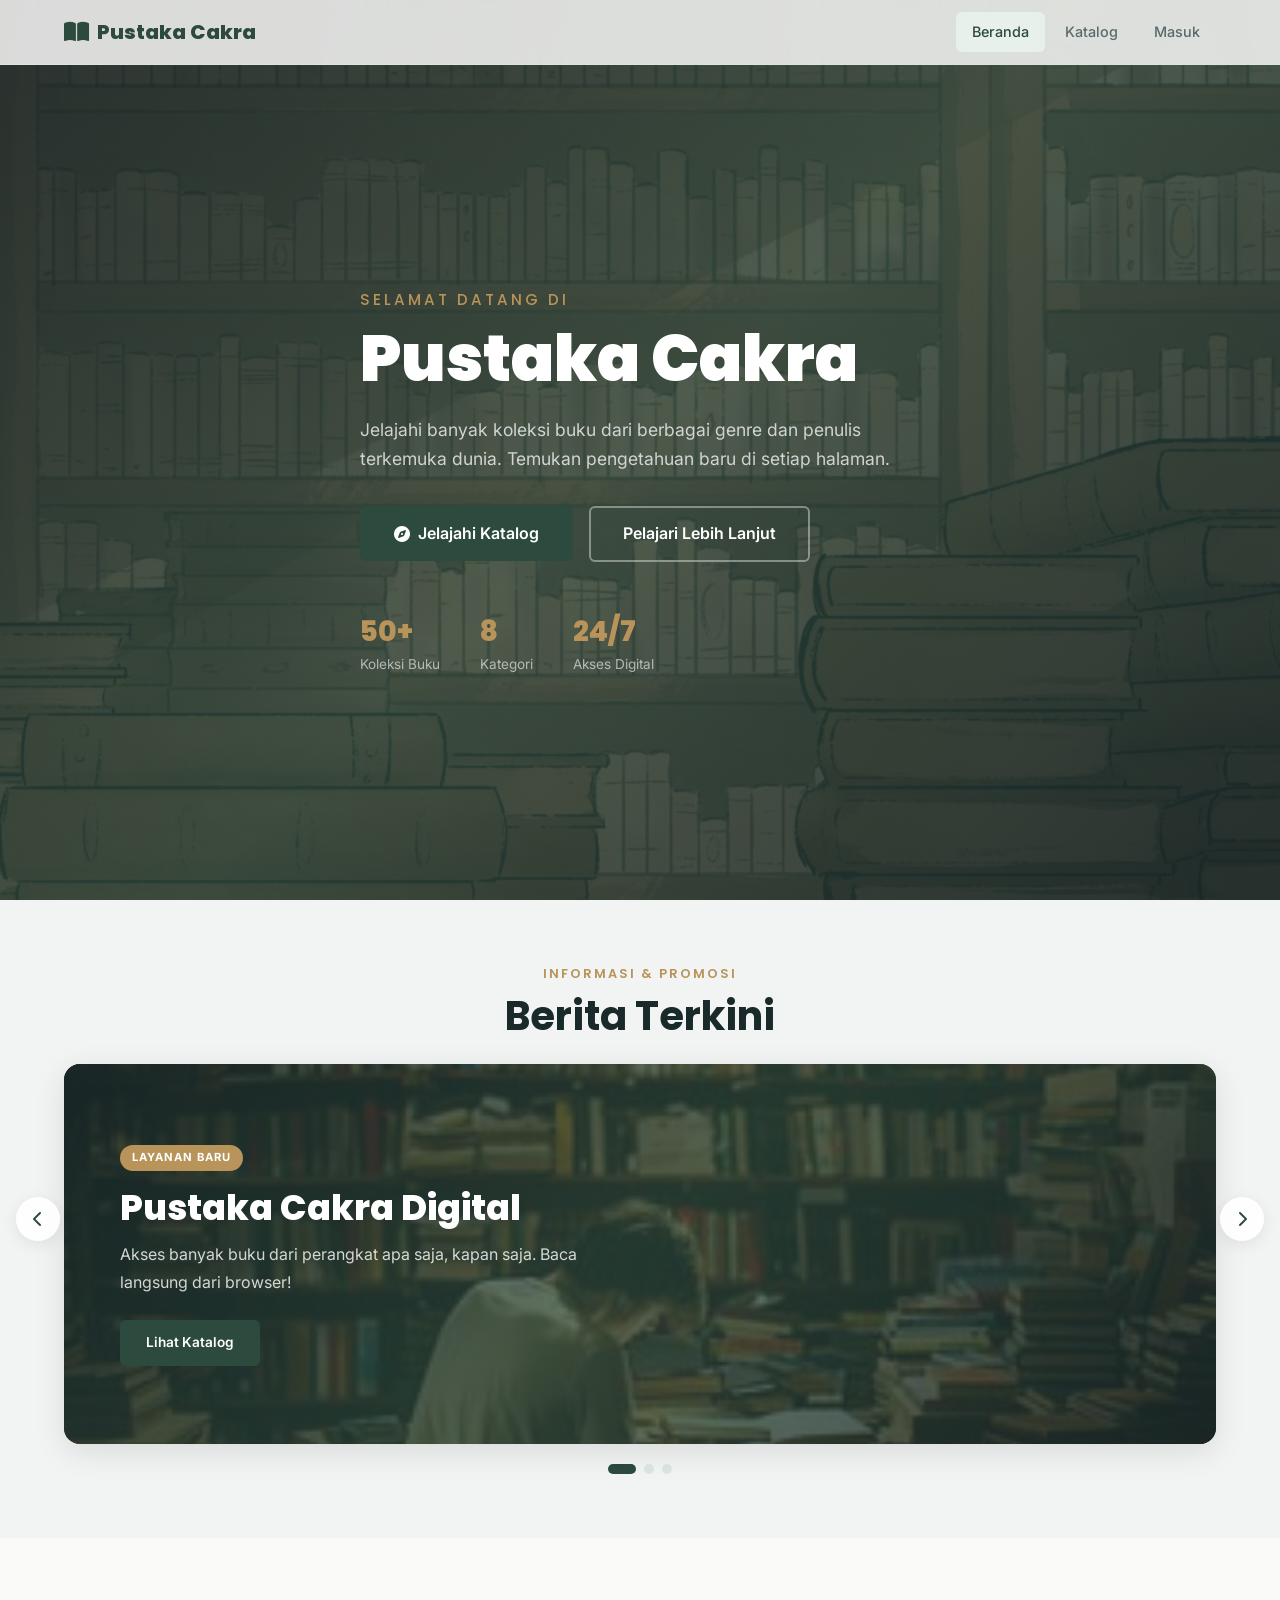
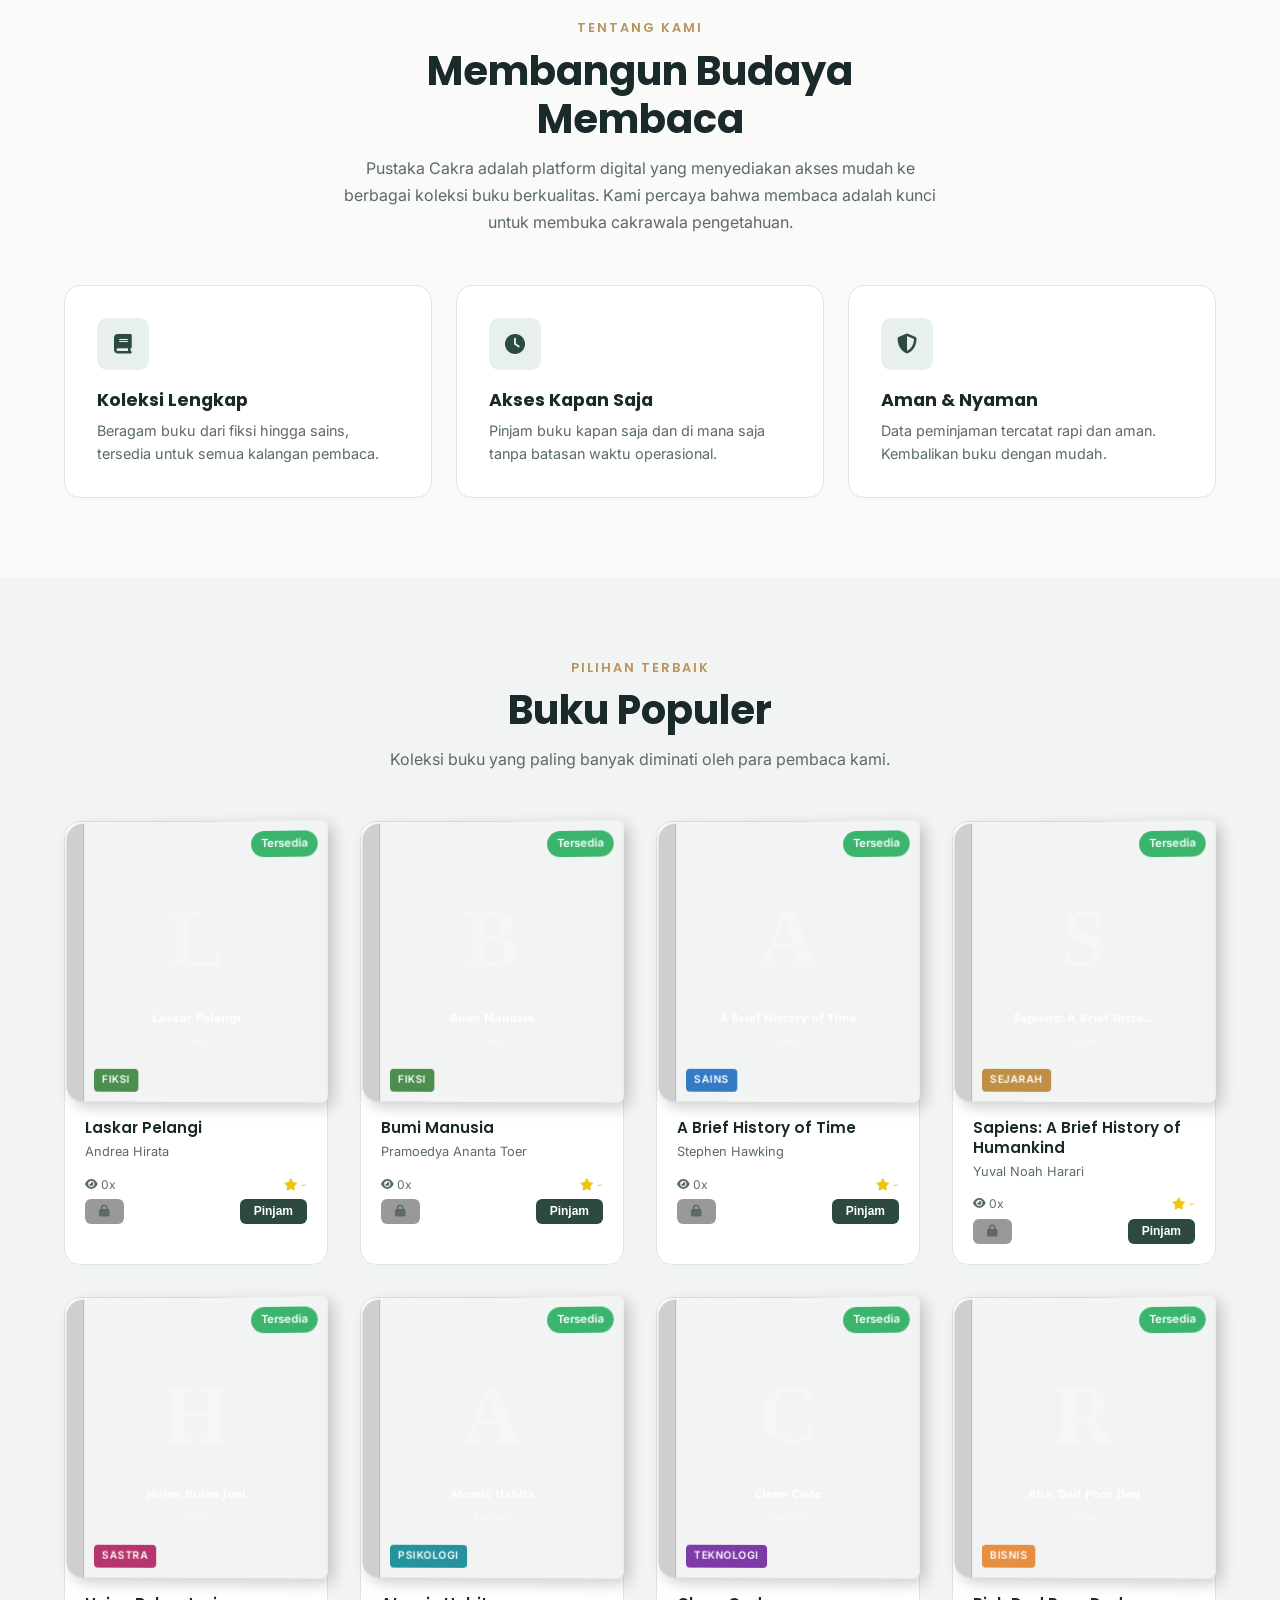
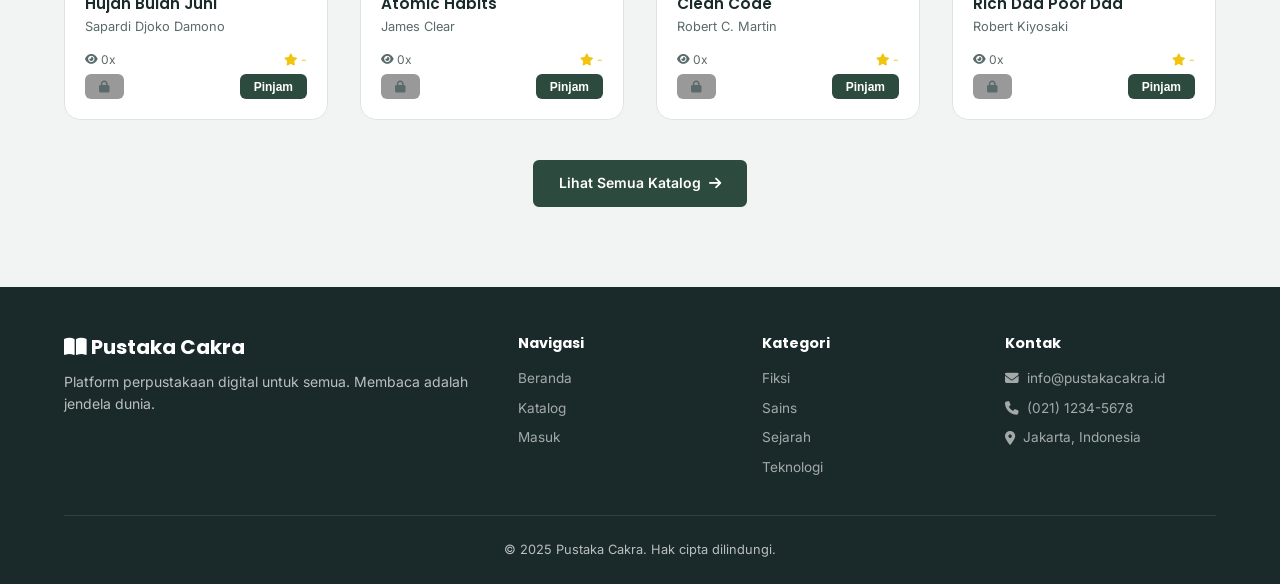
<file: index.html>
<!DOCTYPE html>
<html lang="id">
<head>
    <meta charset="UTF-8">
    <meta name="viewport" content="width=device-width, initial-scale=1.0">
    <title>Pustaka Cakra</title>
    <link rel="preconnect" href="https://fonts.googleapis.com">
    <link href="https://fonts.googleapis.com/css2?family=Poppins:wght@300;400;500;600;700;800;900&family=Inter:wght@300;400;500;600&display=swap" rel="stylesheet">
    <link rel="stylesheet" href="https://cdnjs.cloudflare.com/ajax/libs/font-awesome/6.5.1/css/all.min.css">
    <link rel="stylesheet" href="style.css">
</head>
<body data-page="home">

    <!-- Navbar -->
    <nav class="navbar" id="navbar">
        <div class="container nav-container">
            <a href="index.html" class="nav-brand">
                <i class="fa-solid fa-book-open"></i>
                <span>Pustaka Cakra</span>
            </a>
            <button class="nav-toggle" id="navToggle" aria-label="Menu">
                <span></span><span></span><span></span>
            </button>
            <div class="nav-menu" id="navMenu">
                <a href="index.html" class="nav-link active">Beranda</a>
                <a href="katalog.html" class="nav-link">Katalog</a>
                <div id="navAuth"></div>
            </div>
        </div>
    </nav>

    <!-- Hero Section -->
    <section class="hero">
        <div class="hero-overlay"></div>
        <div class="hero-bg"></div>
        <div class="container hero-content">
            <p class="hero-subtitle">Selamat Datang di</p>
            <h1 class="hero-title">Pustaka Cakra</h1>
            <p class="hero-desc">Jelajahi banyak koleksi buku dari berbagai genre dan penulis terkemuka dunia. Temukan pengetahuan baru di setiap halaman.</p>
            <div class="hero-actions">
                <a href="katalog.html" class="btn btn-primary btn-lg" onclick="sfx.click()">
                    <i class="fa-solid fa-compass"></i> Jelajahi Katalog
                </a>
                <a href="#about" class="btn btn-outline btn-lg" onclick="sfx.click()">
                    Pelajari Lebih Lanjut
                </a>
            </div>
            <div class="hero-stats">
                <div class="hero-stat">
                    <span class="hero-stat-num">50+</span>
                    <span class="hero-stat-label">Koleksi Buku</span>
                </div>
                <div class="hero-stat">
                    <span class="hero-stat-num">8</span>
                    <span class="hero-stat-label">Kategori</span>
                </div>
                <div class="hero-stat">
                    <span class="hero-stat-num">24/7</span>
                    <span class="hero-stat-label">Akses Digital</span>
                </div>
            </div>
        </div>
    </section>

    <!-- Banner Slider / Papan Iklan -->
    <section class="banner-section" id="bannerSection">
        <div class="container">
            <div class="section-header" style="margin-bottom:1.5rem;">
                <p class="section-label">Informasi & Promosi</p>
                <h2 class="section-title">Berita Terkini</h2>
            </div>
            <div class="banner-slider" id="bannerSlider"></div>
            <button class="banner-nav banner-prev" id="bannerPrev" aria-label="Slide Sebelumnya">
                <i class="fa-solid fa-chevron-left"></i>
            </button>
            <button class="banner-nav banner-next" id="bannerNext" aria-label="Slide Selanjutnya">
                <i class="fa-solid fa-chevron-right"></i>
            </button>
            <div class="banner-dots" id="bannerDots"></div>
        </div>
    </section>

    <!-- About Section -->
    <section class="section" id="about">
        <div class="container">
            <div class="section-header">
                <p class="section-label">Tentang Kami</p>
                <h2 class="section-title">Membangun Budaya Membaca</h2>
                <p class="section-desc">Pustaka Cakra adalah platform digital yang menyediakan akses mudah ke berbagai koleksi buku berkualitas. Kami percaya bahwa membaca adalah kunci untuk membuka cakrawala pengetahuan.</p>
            </div>
            <div class="features-grid">
                <div class="feature-card" data-reveal>
                    <div class="feature-icon">
                        <i class="fa-solid fa-book"></i>
                    </div>
                    <h3>Koleksi Lengkap</h3>
                    <p>Beragam buku dari fiksi hingga sains, tersedia untuk semua kalangan pembaca.</p>
                </div>
                <div class="feature-card" data-reveal>
                    <div class="feature-icon">
                        <i class="fa-solid fa-clock"></i>
                    </div>
                    <h3>Akses Kapan Saja</h3>
                    <p>Pinjam buku kapan saja dan di mana saja tanpa batasan waktu operasional.</p>
                </div>
                <div class="feature-card" data-reveal>
                    <div class="feature-icon">
                        <i class="fa-solid fa-shield-halved"></i>
                    </div>
                    <h3>Aman & Nyaman</h3>
                    <p>Data peminjaman tercatat rapi dan aman. Kembalikan buku dengan mudah.</p>
                </div>
            </div>
        </div>
    </section>

    <!-- Popular Books Section -->
    <section class="section section-alt" id="popular">
        <div class="container">
            <div class="section-header">
                <p class="section-label">Pilihan Terbaik</p>
                <h2 class="section-title">Buku Populer</h2>
                <p class="section-desc">Koleksi buku yang paling banyak diminati oleh para pembaca kami.</p>
            </div>
            <div class="books-grid" id="popularBooks"></div>
            <div class="section-cta">
                <a href="katalog.html" class="btn btn-primary" onclick="sfx.click()">
                    Lihat Semua Katalog <i class="fa-solid fa-arrow-right"></i>
                </a>
            </div>
        </div>
    </section>

    <!-- Footer -->
    <footer class="footer">
        <div class="container">
            <div class="footer-grid">
                <div class="footer-brand">
                    <h3><i class="fa-solid fa-book-open"></i> Pustaka Cakra</h3>
                    <p>Platform perpustakaan digital untuk semua. Membaca adalah jendela dunia.</p>
                </div>
                <div class="footer-links">
                    <h4>Navigasi</h4>
                    <a href="index.html">Beranda</a>
                    <a href="katalog.html">Katalog</a>
                    <a href="login.html">Masuk</a>
                </div>
                <div class="footer-links">
                    <h4>Kategori</h4>
                    <a href="katalog.html?cat=Fiksi">Fiksi</a>
                    <a href="katalog.html?cat=Sains">Sains</a>
                    <a href="katalog.html?cat=Sejarah">Sejarah</a>
                    <a href="katalog.html?cat=Teknologi">Teknologi</a>
                </div>
                <div class="footer-links">
                    <h4>Kontak</h4>
                    <a href="#"><i class="fa-solid fa-envelope"></i> info@pustakacakra.id</a>
                    <a href="#"><i class="fa-solid fa-phone"></i> (021) 1234-5678</a>
                    <a href="#"><i class="fa-solid fa-location-dot"></i> Jakarta, Indonesia</a>
                </div>
            </div>
            <div class="footer-bottom">
                <p>&copy; 2025 Pustaka Cakra. Hak cipta dilindungi.</p>
            </div>
        </div>
    </footer>

    <!-- Toast Container -->
    <div class="toast-container" id="toastContainer"></div>

    <!-- Riwayat Modal -->
    <div class="modal-overlay" id="riwayatModal">
        <div class="modal-content modal-lg">
            <div class="modal-header">
                <h3><i class="fa-solid fa-clock-rotate-left"></i> Riwayat Peminjaman</h3>
                <button class="modal-close" onclick="closeModal('riwayatModal'); sfx.click();">&times;</button>
            </div>
            <div class="modal-body" id="riwayatBody"></div>
        </div>
    </div>

    <!-- Book Detail Modal -->
    <div class="modal-overlay" id="bookDetailModal">
        <div class="modal-content modal-lg">
            <div class="modal-header">
                <h3 id="detailTitle">Detail Buku</h3>
                <button class="modal-close" onclick="closeModal('bookDetailModal'); sfx.click();">&times;</button>
            </div>
            <div class="modal-body" id="bookDetailBody"></div>
        </div>
    </div>

    <script src="script.js"></script>
</body>
</html>
</file>
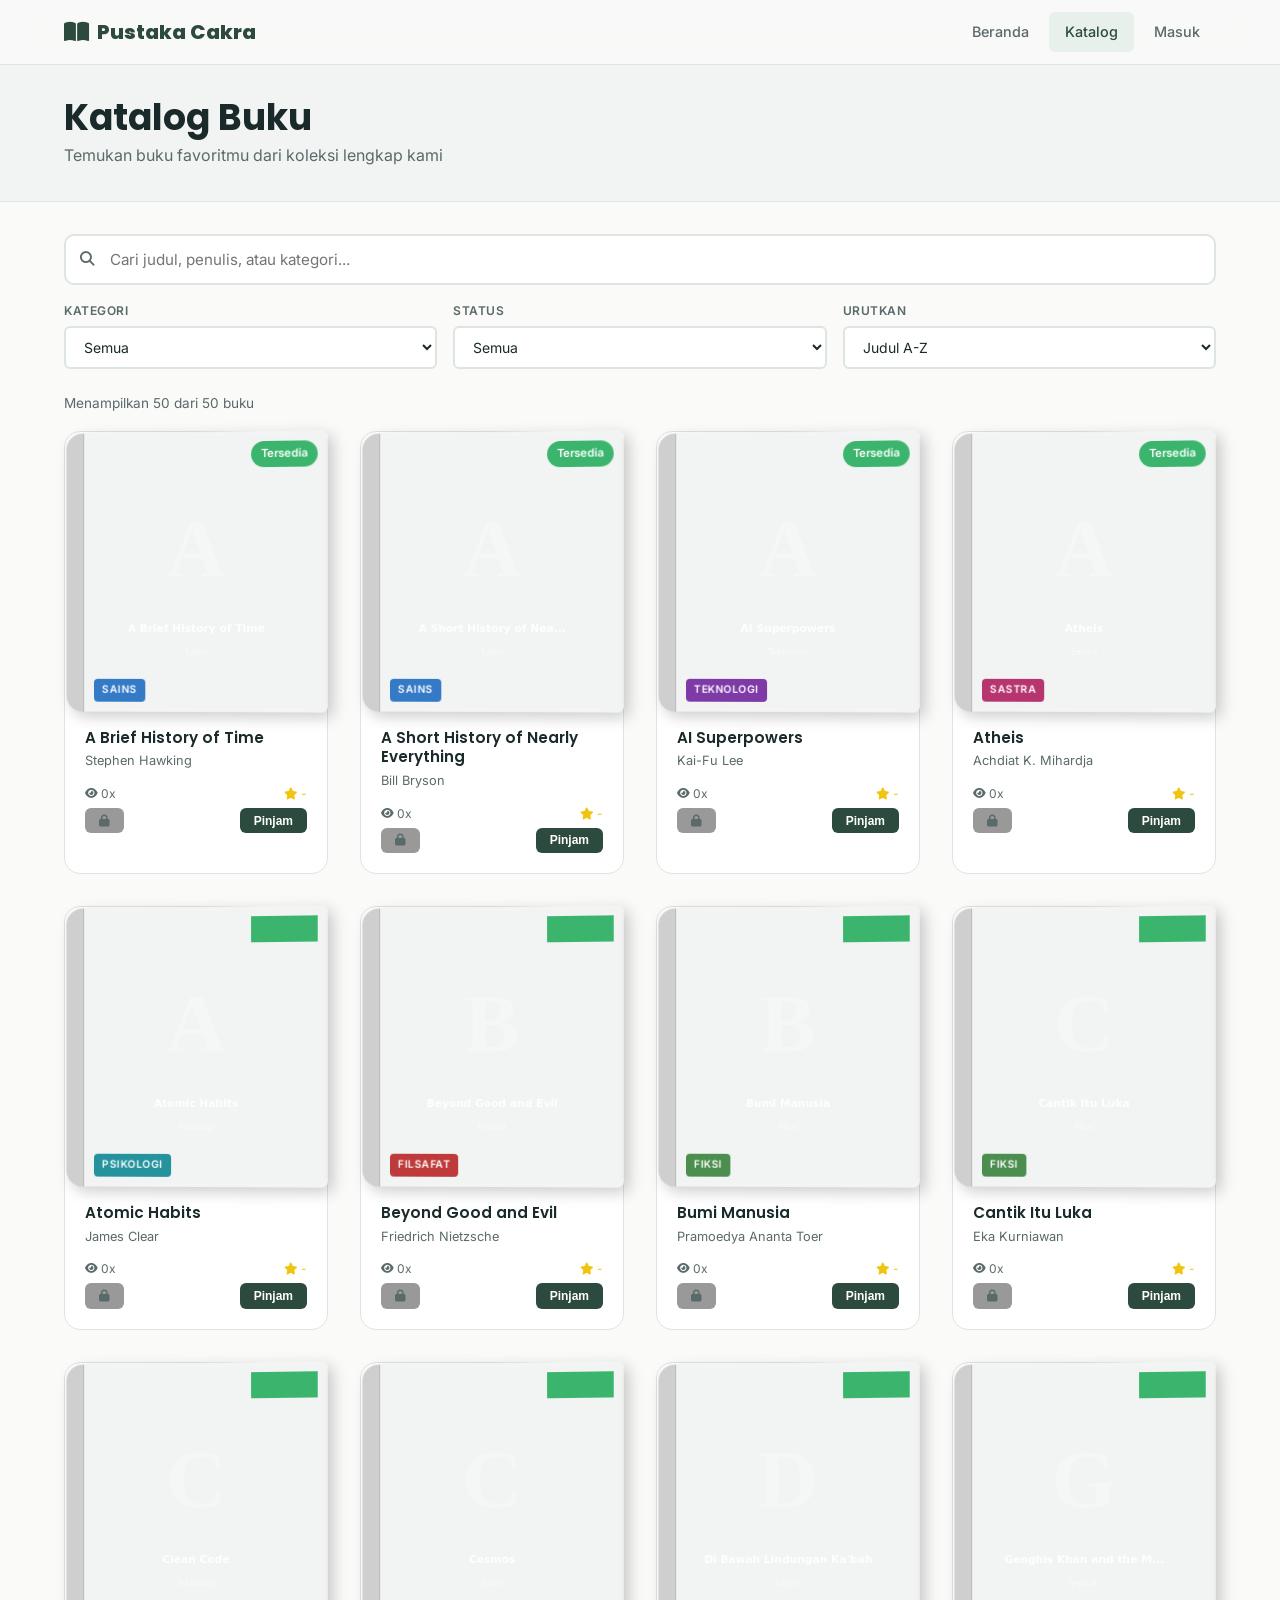
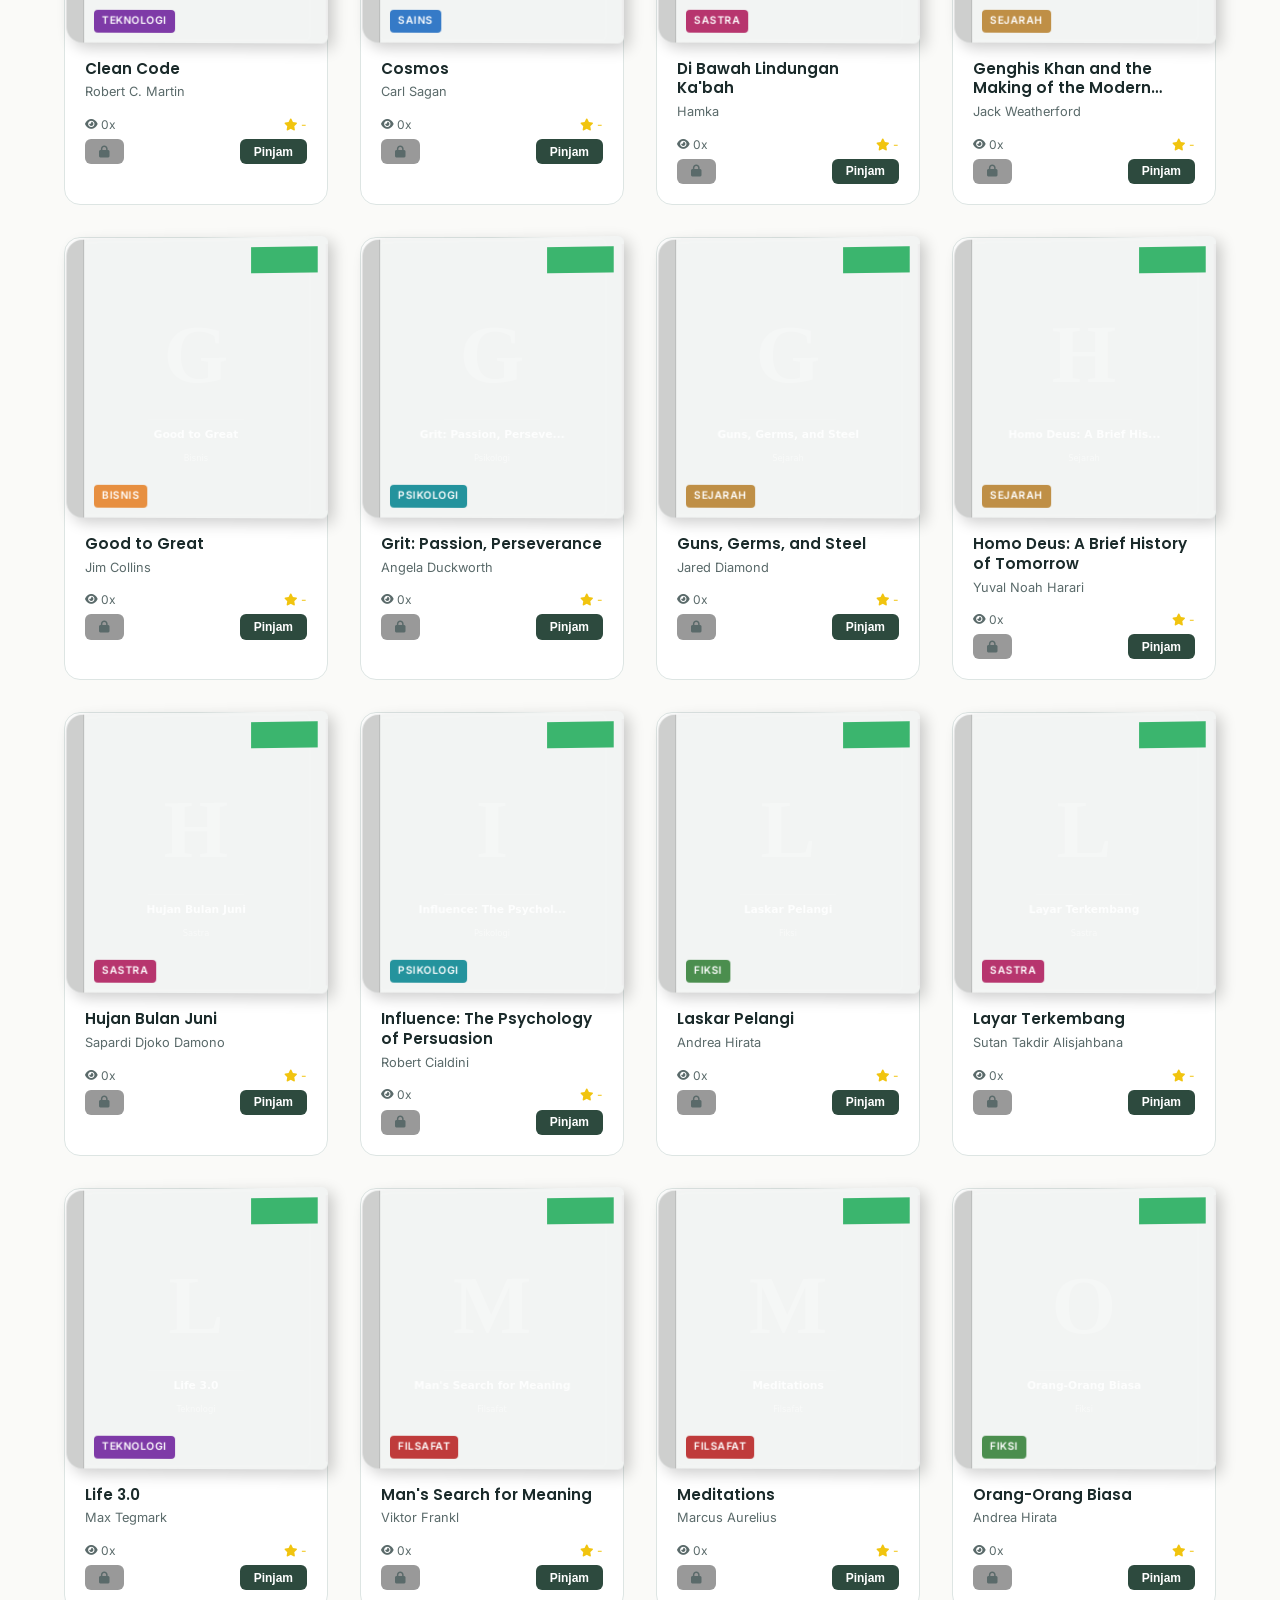
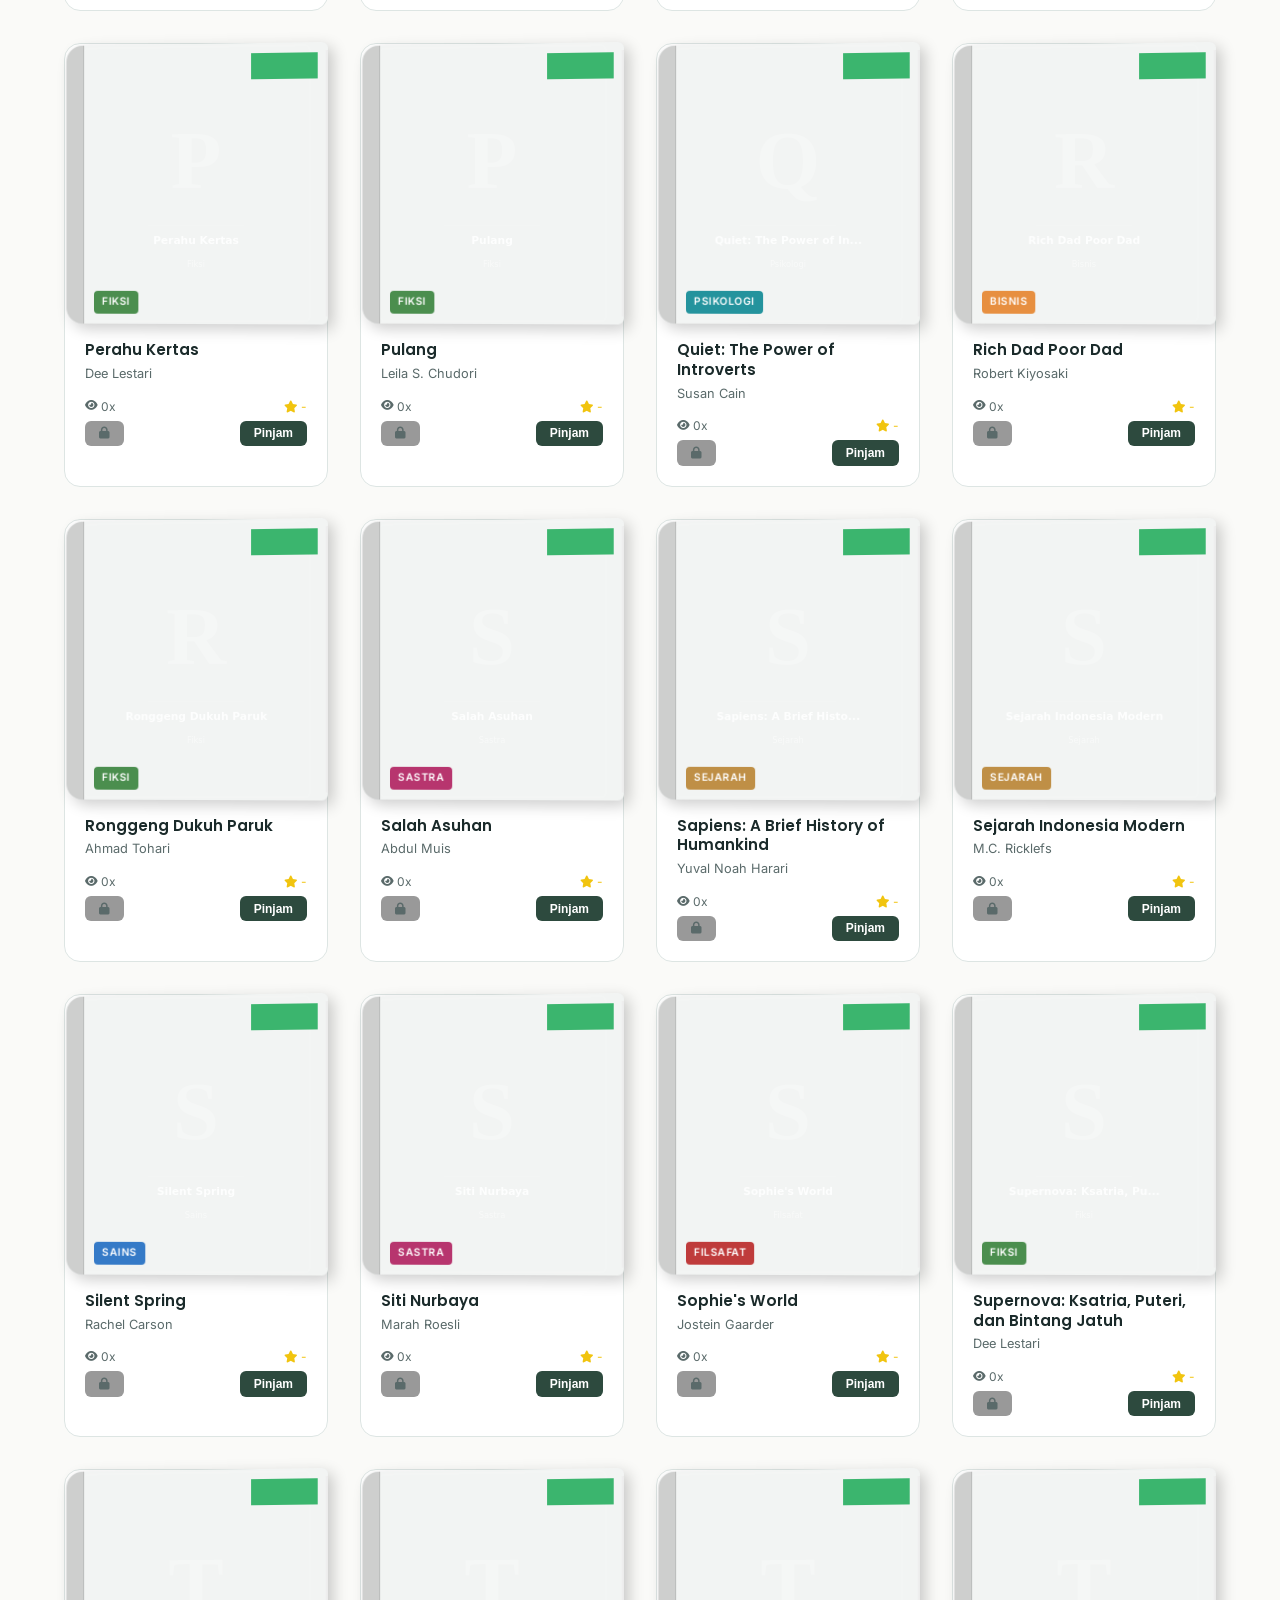
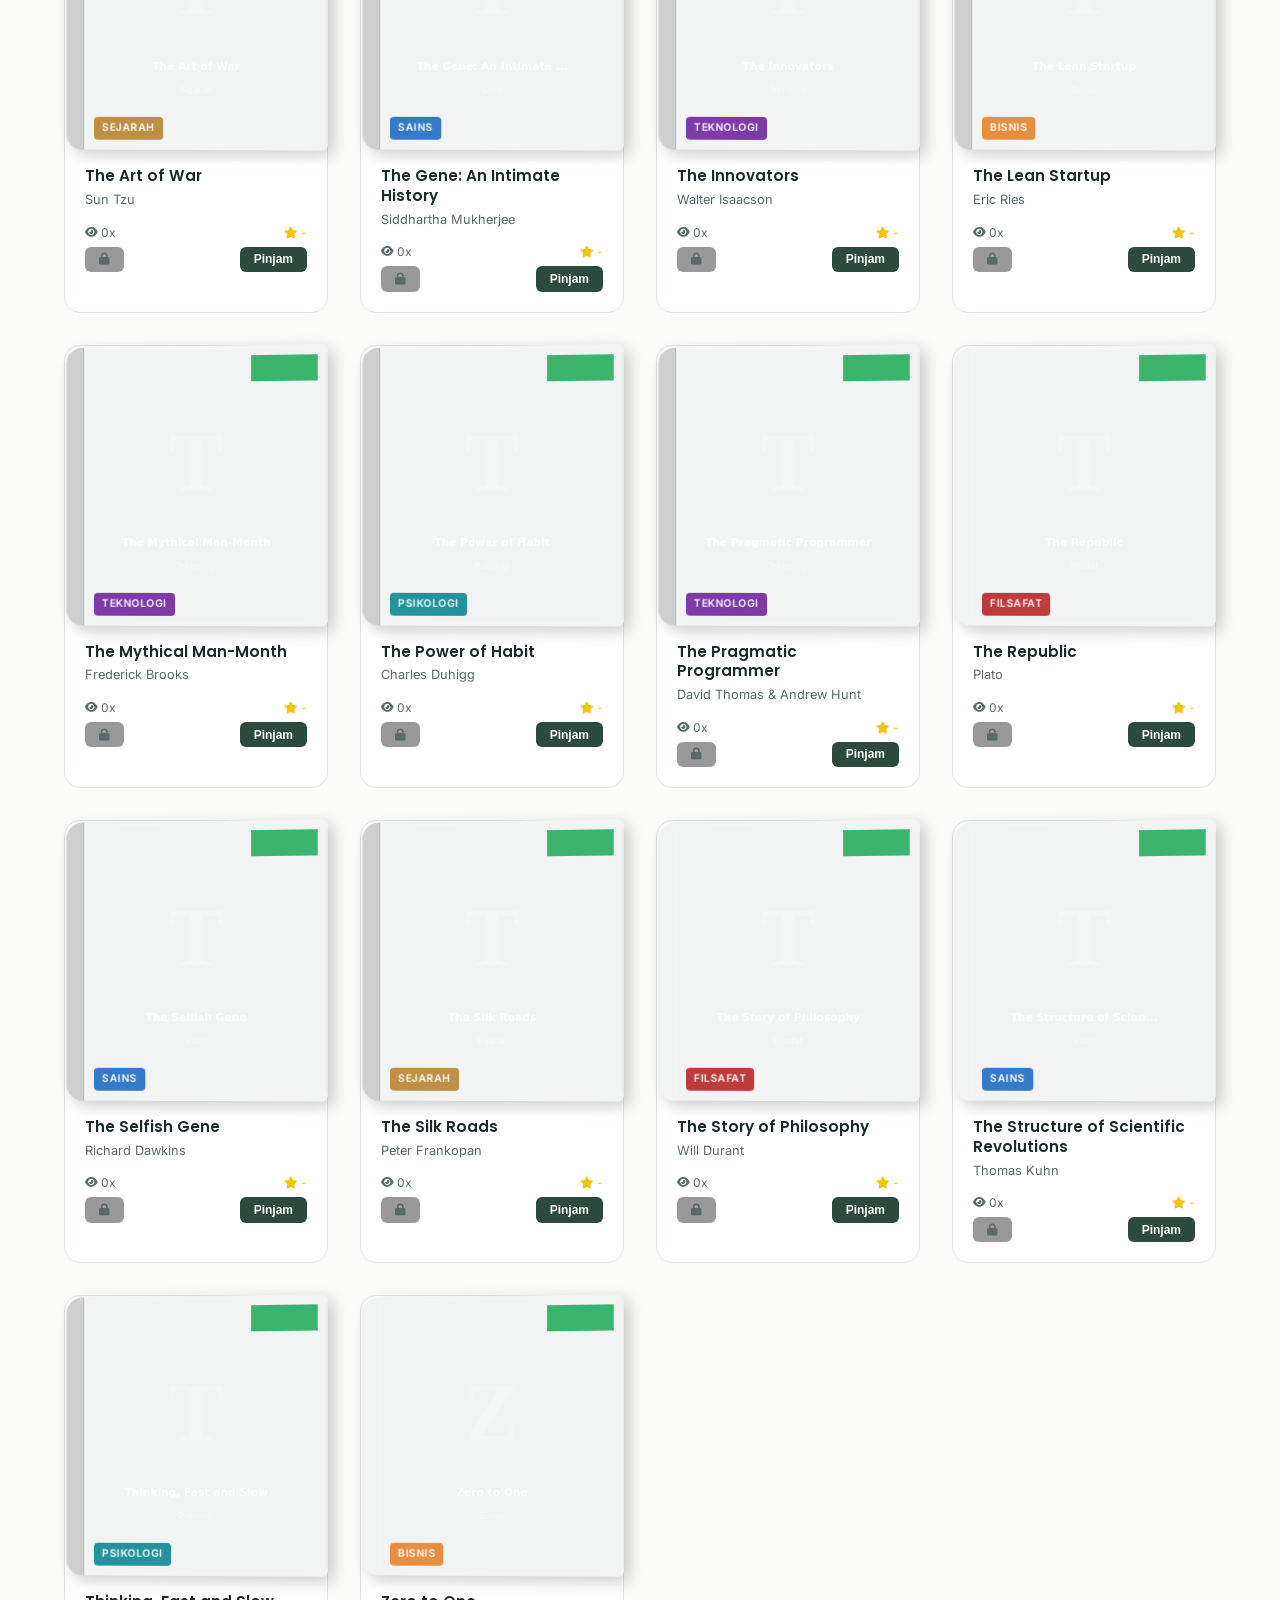
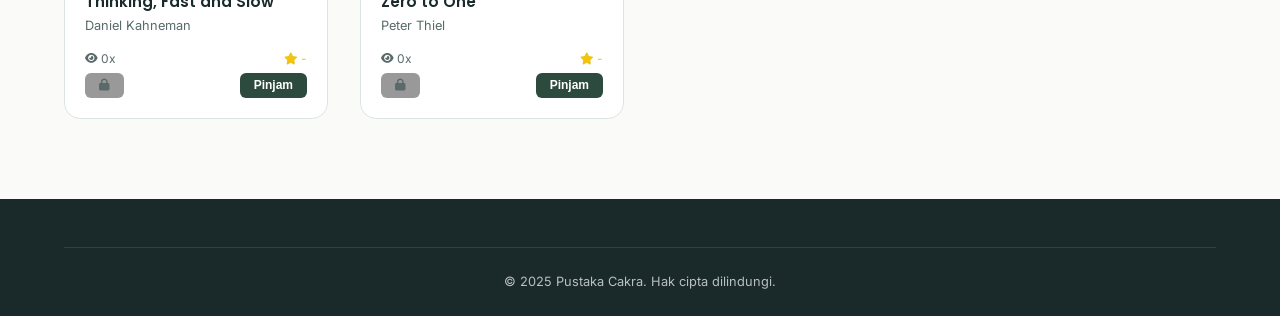
<file: katalog.html>
<!DOCTYPE html>
<html lang="id">
<head>
    <meta charset="UTF-8">
    <meta name="viewport" content="width=device-width, initial-scale=1.0">
    <title>Katalog Buku - Pustaka Cakra</title>
    <link rel="preconnect" href="https://fonts.googleapis.com">
    <link href="https://fonts.googleapis.com/css2?family=Poppins:wght@300;400;500;600;700;800;900&family=Inter:wght@300;400;500;600&display=swap" rel="stylesheet">
    <link rel="stylesheet" href="https://cdnjs.cloudflare.com/ajax/libs/font-awesome/6.5.1/css/all.min.css">
    <link rel="stylesheet" href="style.css">
</head>
<body data-page="katalog">

    <!-- Navbar -->
    <nav class="navbar" id="navbar">
        <div class="container nav-container">
            <a href="index.html" class="nav-brand">
                <i class="fa-solid fa-book-open"></i>
                <span>Pustaka Cakra</span>
            </a>
            <button class="nav-toggle" id="navToggle" aria-label="Menu">
                <span></span><span></span><span></span>
            </button>
            <div class="nav-menu" id="navMenu">
                <a href="index.html" class="nav-link">Beranda</a>
                <a href="katalog.html" class="nav-link active">Katalog</a>
                <div id="navAuth"></div>
            </div>
        </div>
    </nav>

    <!-- Katalog Header -->
    <section class="page-header">
        <div class="container">
            <h1>Katalog Buku</h1>
            <p>Temukan buku favoritmu dari koleksi lengkap kami</p>
        </div>
    </section>

    <!-- Search & Filter -->
    <section class="section" style="padding-top:2rem;">
        <div class="container">
            <div class="filter-bar">
                <div class="search-box">
                    <i class="fa-solid fa-magnifying-glass"></i>
                    <input type="text" id="searchInput" placeholder="Cari judul, penulis, atau kategori..." autocomplete="off">
                </div>
                <div class="filter-controls">
                    <div class="filter-group">
                        <label for="filterCategory">Kategori</label>
                        <select id="filterCategory">
                            <option value="">Semua</option>
                        </select>
                    </div>
                    <div class="filter-group">
                        <label for="filterStatus">Status</label>
                        <select id="filterStatus">
                            <option value="">Semua</option>
                            <option value="Tersedia">Tersedia</option>
                            <option value="Dipinjam">Dipinjam</option>
                            <option value="Pending">Pending</option>
                        </select>
                    </div>
                    <div class="filter-group">
                        <label for="sortBy">Urutkan</label>
                        <select id="sortBy">
                            <option value="title-asc">Judul A-Z</option>
                            <option value="title-desc">Judul Z-A</option>
                            <option value="year-desc">Tahun Terbaru</option>
                            <option value="year-asc">Tahun Terlama</option>
                            <option value="populer-desc">Paling Populer</option>
                        </select>
                    </div>
                </div>
            </div>

            <!-- Jumlah hasil -->
            <div class="results-info" id="resultsInfo"></div>

            <!-- Grid Buku -->
            <div class="books-grid" id="katalogBooks"></div>

            <!-- Kosong -->
            <div class="empty-state" id="emptyState" style="display:none;">
                <i class="fa-solid fa-book-open"></i>
                <h3>Buku tidak ditemukan</h3>
                <p>Coba ubah kata kunci atau filter pencarianmu.</p>
            </div>
        </div>
    </section>

    <!-- Footer -->
    <footer class="footer">
        <div class="container">
            <div class="footer-bottom">
                <p>&copy; 2025 Pustaka Cakra. Hak cipta dilindungi.</p>
            </div>
        </div>
    </footer>

    <!-- Toast Container -->
    <div class="toast-container" id="toastContainer"></div>

    <!-- Riwayat Modal -->
    <div class="modal-overlay" id="riwayatModal">
        <div class="modal-content modal-lg">
            <div class="modal-header">
                <h3><i class="fa-solid fa-clock-rotate-left"></i> Riwayat Peminjaman</h3>
                <button class="modal-close" onclick="closeModal('riwayatModal'); sfx.click();">&times;</button>
            </div>
            <div class="modal-body" id="riwayatBody"></div>
        </div>
    </div>

    <!-- Book Detail Modal -->
    <div class="modal-overlay" id="bookDetailModal">
        <div class="modal-content modal-lg">
            <div class="modal-header">
                <h3 id="detailTitle">Detail Buku</h3>
                <button class="modal-close" onclick="closeModal('bookDetailModal'); sfx.click();">&times;</button>
            </div>
            <div class="modal-body" id="bookDetailBody"></div>
        </div>
    </div>

    <script src="script.js"></script>
</body>
</html>
</file>
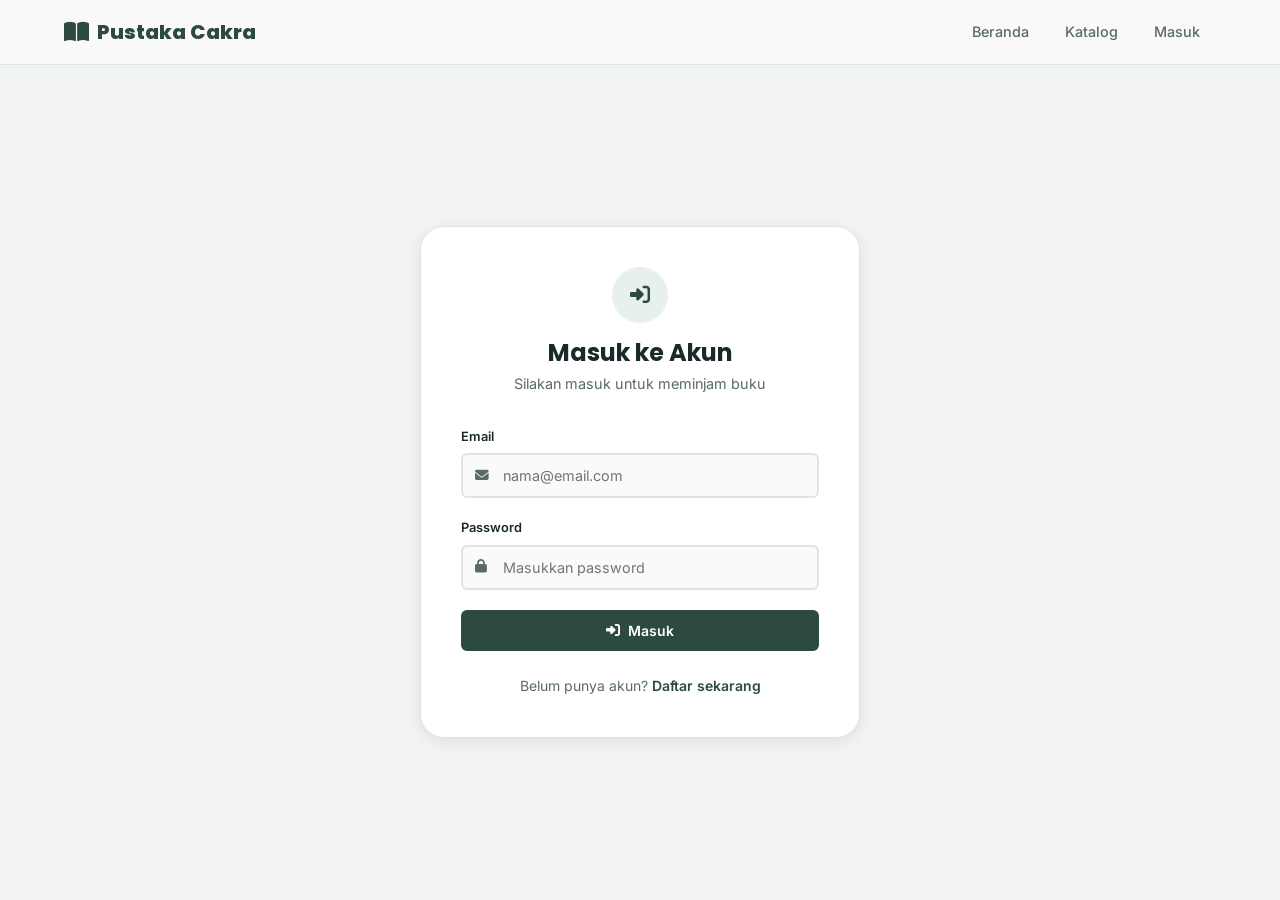
<file: login.html>
<!DOCTYPE html>
<html lang="id">
<head>
    <meta charset="UTF-8">
    <meta name="viewport" content="width=device-width, initial-scale=1.0">
    <title>Masuk - Pustaka Cakra</title>
    <link rel="preconnect" href="https://fonts.googleapis.com">
    <link href="https://fonts.googleapis.com/css2?family=Poppins:wght@300;400;500;600;700;800;900&family=Inter:wght@300;400;500;600&display=swap" rel="stylesheet">
    <link rel="stylesheet" href="https://cdnjs.cloudflare.com/ajax/libs/font-awesome/6.5.1/css/all.min.css">
    <link rel="stylesheet" href="style.css">
</head>
<body data-page="login">

    <!-- Navbar -->
    <nav class="navbar" id="navbar">
        <div class="container nav-container">
            <a href="index.html" class="nav-brand">
                <i class="fa-solid fa-book-open"></i>
                <span>Pustaka Cakra</span>
            </a>
            <button class="nav-toggle" id="navToggle" aria-label="Menu">
                <span></span><span></span><span></span>
            </button>
            <div class="nav-menu" id="navMenu">
                <a href="index.html" class="nav-link">Beranda</a>
                <a href="katalog.html" class="nav-link">Katalog</a>
                <div id="navAuth"></div>
            </div>
        </div>
    </nav>

    <!-- Login Section -->
    <section class="auth-section">
        <div class="auth-card" data-reveal>
            <div class="auth-header">
                <div class="auth-icon">
                    <i class="fa-solid fa-right-to-bracket"></i>
                </div>
                <h2>Masuk ke Akun</h2>
                <p>Silakan masuk untuk meminjam buku</p>
            </div>
            <form id="loginForm" class="auth-form">
                <div class="form-group">
                    <label for="loginEmail">Email</label>
                    <div class="input-wrapper">
                        <i class="fa-solid fa-envelope"></i>
                        <input type="email" id="loginEmail" placeholder="nama@email.com" required>
                    </div>
                </div>
                <div class="form-group">
                    <label for="loginPassword">Password</label>
                    <div class="input-wrapper">
                        <i class="fa-solid fa-lock"></i>
                        <input type="password" id="loginPassword" placeholder="Masukkan password" required>
                    </div>
                </div>
                <button type="submit" class="btn btn-primary btn-block" onclick="sfx.click()">
                    <i class="fa-solid fa-right-to-bracket"></i> Masuk
                </button>
            </form>
            <div class="auth-footer">
                <p>Belum punya akun? <a href="register.html" onclick="sfx.click()">Daftar sekarang</a></p>
            </div>
        </div>
    </section>

    <!-- Toast Container -->
    <div class="toast-container" id="toastContainer"></div>

    <script src="script.js"></script>
</body>
</html>
</file>
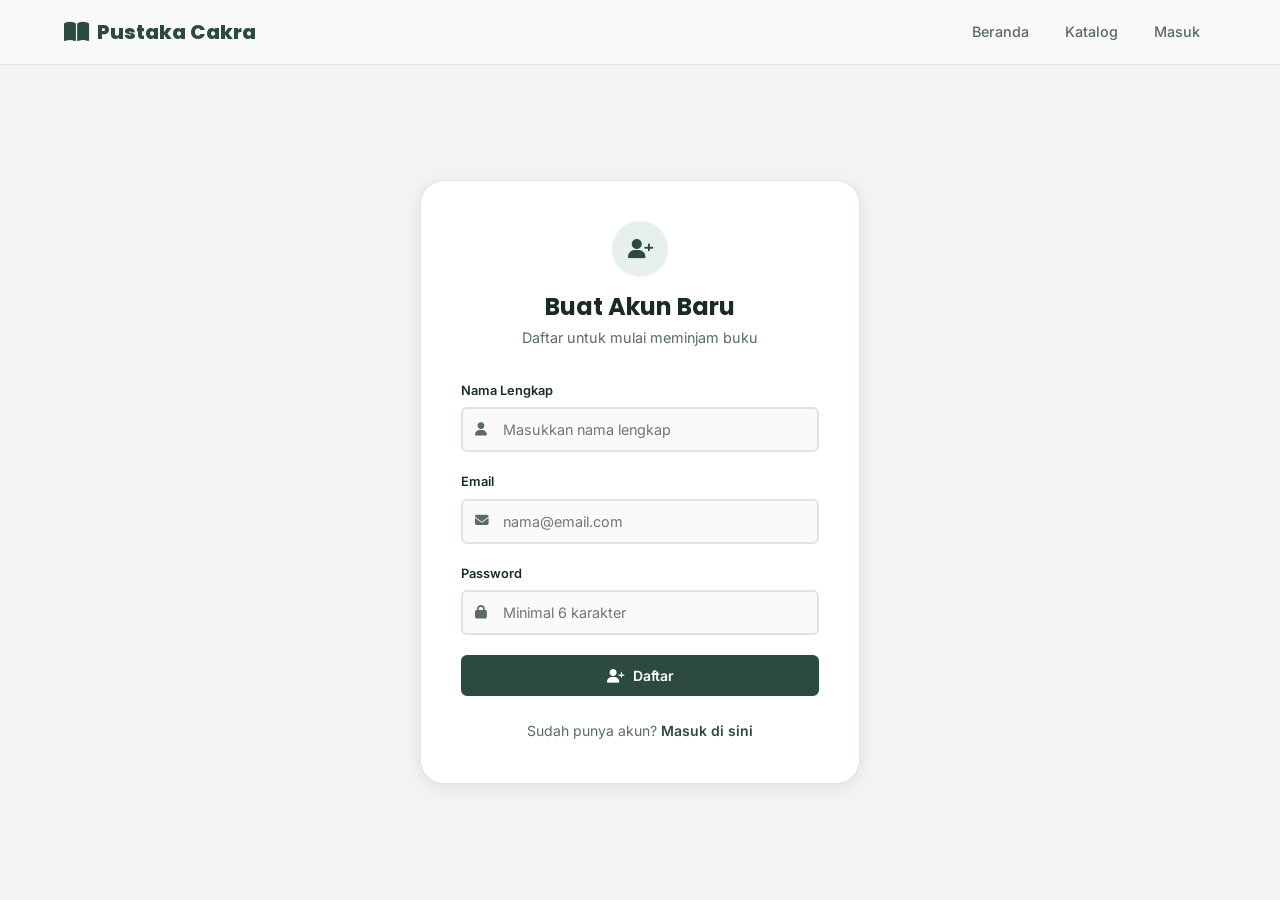
<file: register.html>
<!DOCTYPE html>
<html lang="id">
<head>
    <meta charset="UTF-8">
    <meta name="viewport" content="width=device-width, initial-scale=1.0">
    <title>Daftar - Pustaka Cakra</title>
    <link rel="preconnect" href="https://fonts.googleapis.com">
    <link href="https://fonts.googleapis.com/css2?family=Poppins:wght@300;400;500;600;700;800;900&family=Inter:wght@300;400;500;600&display=swap" rel="stylesheet">
    <link rel="stylesheet" href="https://cdnjs.cloudflare.com/ajax/libs/font-awesome/6.5.1/css/all.min.css">
    <link rel="stylesheet" href="style.css">
</head>
<body data-page="register">

    <!-- Navbar -->
    <nav class="navbar" id="navbar">
        <div class="container nav-container">
            <a href="index.html" class="nav-brand">
                <i class="fa-solid fa-book-open"></i>
                <span>Pustaka Cakra</span>
            </a>
            <button class="nav-toggle" id="navToggle" aria-label="Menu">
                <span></span><span></span><span></span>
            </button>
            <div class="nav-menu" id="navMenu">
                <a href="index.html" class="nav-link">Beranda</a>
                <a href="katalog.html" class="nav-link">Katalog</a>
                <div id="navAuth"></div>
            </div>
        </div>
    </nav>

    <!-- Register Section -->
    <section class="auth-section">
        <div class="auth-card" data-reveal>
            <div class="auth-header">
                <div class="auth-icon">
                    <i class="fa-solid fa-user-plus"></i>
                </div>
                <h2>Buat Akun Baru</h2>
                <p>Daftar untuk mulai meminjam buku</p>
            </div>
            <form id="registerForm" class="auth-form">
                <div class="form-group">
                    <label for="regName">Nama Lengkap</label>
                    <div class="input-wrapper">
                        <i class="fa-solid fa-user"></i>
                        <input type="text" id="regName" placeholder="Masukkan nama lengkap" required>
                    </div>
                </div>
                <div class="form-group">
                    <label for="regEmail">Email</label>
                    <div class="input-wrapper">
                        <i class="fa-solid fa-envelope"></i>
                        <input type="email" id="regEmail" placeholder="nama@email.com" required>
                    </div>
                </div>
                <div class="form-group">
                    <label for="regPassword">Password</label>
                    <div class="input-wrapper">
                        <i class="fa-solid fa-lock"></i>
                        <input type="password" id="regPassword" placeholder="Minimal 6 karakter" required minlength="6">
                    </div>
                </div>
                <button type="submit" class="btn btn-primary btn-block" onclick="sfx.click()">
                    <i class="fa-solid fa-user-plus"></i> Daftar
                </button>
            </form>
            <div class="auth-footer">
                <p>Sudah punya akun? <a href="login.html" onclick="sfx.click()">Masuk di sini</a></p>
            </div>
        </div>
    </section>

    <!-- Toast Container -->
    <div class="toast-container" id="toastContainer"></div>

    <script src="script.js"></script>
</body>
</html>
</file>
<file: style.css>
/* ============================================
   PUSTAKA CAKRA - STYLESHEET
   Clean, Elegant, Minimalist Design + 3D Book
   + Banner Slider + Reviews + View Count
   + Admin Reply Review + Monthly Chart
   ============================================ */

/* --- CSS Variables / Design Tokens --- */
:root {
    --primary: #2d4a3e;
    --primary-light: #4a7c66;
    --primary-lighter: #e8f0eb;
    --gold: #b8935a;
    --gold-light: #faf4e8;
    --bg: #fafaf8;
    --bg-alt: #f2f4f3;
    --card: #ffffff;
    --text: #1a2a2a;
    --text-muted: #5a6a6a;
    --border: #dde5e3;
    --danger: #c0392b;
    --danger-light: #fdecea;
    --success: #27ae60;
    --success-light: #e8f8ef;
    --warning: #e67e22;
    --warning-light: #fef5e7;
    --info: #2980b9;
    --info-light: #ebf5fb;
    --shadow-sm: 0 1px 3px rgba(0,0,0,0.06);
    --shadow-md: 0 4px 16px rgba(0,0,0,0.08);
    --shadow-lg: 0 8px 32px rgba(0,0,0,0.1);
    --shadow-book: 5px 5px 15px rgba(0,0,0,0.2);
    --radius-sm: 6px;
    --radius-md: 10px;
    --radius-lg: 16px;
    --radius-xl: 24px;
    --font-display: 'Poppins', sans-serif;
    --font-body: 'Inter', sans-serif;
    --transition: 0.3s cubic-bezier(0.4, 0, 0.2, 1);
}

/* --- Reset & Base --- */
*, *::before, *::after {
    margin: 0;
    padding: 0;
    box-sizing: border-box;
}

html {
    scroll-behavior: smooth;
    -webkit-font-smoothing: antialiased;
}

body {
    font-family: var(--font-body);
    background: var(--bg);
    color: var(--text);
    line-height: 1.6;
    overflow-x: hidden;
}

a {
    color: var(--primary);
    text-decoration: none;
    transition: color var(--transition);
}

a:hover {
    color: var(--primary-light);
}

img {
    max-width: 100%;
    display: block;
}

/* --- Container --- */
.container {
    max-width: 1200px;
    margin: 0 auto;
    padding: 0 1.5rem;
}

/* --- Typography --- */
h1, h2, h3, h4, h5, h6 {
    font-family: var(--font-display);
    font-weight: 700;
    line-height: 1.2;
    color: var(--text);
}

/* --- Navbar --- */
.navbar {
    position: fixed;
    top: 0;
    left: 0;
    right: 0;
    z-index: 1000;
    background: rgba(250,250,248,0.85);
    backdrop-filter: blur(16px);
    -webkit-backdrop-filter: blur(16px);
    border-bottom: 1px solid var(--border);
    transition: box-shadow var(--transition);
}

.navbar.scrolled {
    box-shadow: var(--shadow-md);
}

.nav-container {
    display: flex;
    align-items: center;
    justify-content: space-between;
    height: 64px;
}

.nav-brand {
    display: flex;
    align-items: center;
    gap: 0.5rem;
    font-family: var(--font-display);
    font-weight: 800;
    font-size: 1.25rem;
    color: var(--primary);
}

.nav-brand i {
    font-size: 1.4rem;
}

.nav-menu {
    display: flex;
    align-items: center;
    gap: 0.25rem;
}

.nav-link {
    padding: 0.5rem 1rem;
    border-radius: var(--radius-sm);
    font-size: 0.9rem;
    font-weight: 500;
    color: var(--text-muted);
    transition: all var(--transition);
}

.nav-link:hover,
.nav-link.active {
    color: var(--primary);
    background: var(--primary-lighter);
}

.nav-toggle {
    display: none;
    flex-direction: column;
    gap: 5px;
    background: none;
    border: none;
    cursor: pointer;
    padding: 4px;
}

.nav-toggle span {
    display: block;
    width: 24px;
    height: 2px;
    background: var(--text);
    border-radius: 2px;
    transition: all var(--transition);
}

/* --- Buttons --- */
.btn {
    display: inline-flex;
    align-items: center;
    justify-content: center;
    gap: 0.5rem;
    padding: 0.625rem 1.5rem;
    border-radius: var(--radius-sm);
    font-family: var(--font-body);
    font-size: 0.875rem;
    font-weight: 600;
    border: 2px solid transparent;
    cursor: pointer;
    transition: all var(--transition);
    white-space: nowrap;
}

.btn:active {
    transform: scale(0.97);
}

.btn-primary {
    background: var(--primary);
    color: #fff;
    border-color: var(--primary);
}

.btn-primary:hover {
    background: var(--primary-light);
    border-color: var(--primary-light);
    color: #fff;
    box-shadow: 0 4px 12px rgba(45,74,62,0.3);
}

.btn-outline {
    background: transparent;
    color: var(--primary);
    border-color: var(--primary);
}

.btn-outline:hover {
    background: var(--primary);
    color: #fff;
}

.btn-danger {
    background: var(--danger);
    color: #fff;
    border-color: var(--danger);
}

.btn-danger:hover {
    background: #a93226;
    border-color: #a93226;
    color: #fff;
}

.btn-success {
    background: var(--success);
    color: #fff;
    border-color: var(--success);
}

.btn-success:hover {
    background: #219653;
    border-color: #219653;
    color: #fff;
}

.btn-sm {
    padding: 0.375rem 0.875rem;
    font-size: 0.8rem;
}

.btn-lg {
    padding: 0.8rem 2rem;
    font-size: 1rem;
}

.btn-block {
    width: 100%;
}

.btn:disabled {
    opacity: 0.5;
    cursor: not-allowed;
    transform: none !important;
}

/* --- Hero Section --- */
.hero {
    position: relative;
    min-height: 100vh;
    display: flex;
    align-items: center;
    overflow: hidden;
}

.hero-bg {
    position: absolute;
    inset: 0;
    background: 
        url('library.jpg') center/cover no-repeat;
    z-index: 0;
}

.hero-overlay {
    position: absolute;
    inset: 0;
    background: linear-gradient(135deg, rgba(26,42,42,0.88) 0%, rgba(45,74,62,0.82) 50%, rgba(26,42,42,0.9) 100%);
    z-index: 1;
}

.hero-content {
    position: relative;
    z-index: 2;
    padding: 8rem 0 4rem;
    max-width: 720px;
}

.hero-subtitle {
    font-family: var(--font-display);
    font-size: 0.95rem;
    font-weight: 500;
    letter-spacing: 3px;
    text-transform: uppercase;
    color: var(--gold);
    margin-bottom: 0.75rem;
    animation: fadeInUp 0.8s ease-out;
}

.hero-title {
    font-size: clamp(2.5rem, 6vw, 4rem);
    font-weight: 900;
    color: #fff;
    line-height: 1.1;
    margin-bottom: 1.25rem;
    animation: fadeInUp 0.8s ease-out 0.15s both;
}

.hero-desc {
    font-size: 1.1rem;
    color: rgba(255,255,255,0.75);
    line-height: 1.7;
    margin-bottom: 2rem;
    max-width: 560px;
    animation: fadeInUp 0.8s ease-out 0.3s both;
}

.hero-actions {
    display: flex;
    gap: 1rem;
    flex-wrap: wrap;
    margin-bottom: 3rem;
    animation: fadeInUp 0.8s ease-out 0.45s both;
}

.hero-actions .btn-outline {
    color: #fff;
    border-color: rgba(255,255,255,0.4);
}

.hero-actions .btn-outline:hover {
    background: #fff;
    color: var(--primary);
    border-color: #fff;
}

.hero-stats {
    display: flex;
    gap: 2.5rem;
    animation: fadeInUp 0.8s ease-out 0.6s both;
}

.hero-stat {
    display: flex;
    flex-direction: column;
}

.hero-stat-num {
    font-family: var(--font-display);
    font-size: 1.75rem;
    font-weight: 800;
    color: var(--gold);
}

.hero-stat-label {
    font-size: 0.85rem;
    color: rgba(255,255,255,0.6);
}

/* --- Sections --- */
.section {
    padding: 5rem 0;
}

.section-alt {
    background: var(--bg-alt);
}

.section-header {
    text-align: center;
    max-width: 600px;
    margin: 0 auto 3rem;
}

.section-label {
    font-family: var(--font-display);
    font-size: 0.8rem;
    font-weight: 600;
    letter-spacing: 2px;
    text-transform: uppercase;
    color: var(--gold);
    margin-bottom: 0.5rem;
}

.section-title {
    font-size: clamp(1.75rem, 4vw, 2.5rem);
    margin-bottom: 0.75rem;
}

.section-desc {
    color: var(--text-muted);
    font-size: 1rem;
    line-height: 1.7;
}

.section-cta {
    text-align: center;
    margin-top: 2.5rem;
}

/* --- Features Grid --- */
.features-grid {
    display: grid;
    grid-template-columns: repeat(auto-fit, minmax(280px, 1fr));
    gap: 1.5rem;
}

.feature-card {
    background: var(--card);
    border: 1px solid var(--border);
    border-radius: var(--radius-lg);
    padding: 2rem;
    transition: all var(--transition);
}

.feature-card:hover {
    transform: translateY(-4px);
    box-shadow: var(--shadow-lg);
    border-color: var(--primary-lighter);
}

.feature-icon {
    width: 52px;
    height: 52px;
    border-radius: var(--radius-md);
    background: var(--primary-lighter);
    color: var(--primary);
    display: flex;
    align-items: center;
    justify-content: center;
    font-size: 1.25rem;
    margin-bottom: 1.25rem;
}

.feature-card h3 {
    font-size: 1.1rem;
    margin-bottom: 0.5rem;
}

.feature-card p {
    color: var(--text-muted);
    font-size: 0.9rem;
}

/* --- Books Grid --- */
.books-grid {
    display: grid;
    grid-template-columns: repeat(auto-fill, minmax(220px, 1fr));
    gap: 2rem;
}

/* ==========================================
   3D BOOK CARD EFFECT
   ========================================== */
.book-card {
    background: var(--card);
    border: 1px solid var(--border);
    border-radius: var(--radius-lg);
    overflow: visible;
    transition: all var(--transition);
    cursor: pointer;
    position: relative;
    perspective: 1000px;
}

.book-card:hover {
    transform: translateY(-6px);
    box-shadow: var(--shadow-lg);
}

.book-cover {
    position: relative;
    height: 280px;
    overflow: hidden;
    background: var(--bg-alt);
    border-radius: var(--radius-lg) var(--radius-sm) var(--radius-sm) var(--radius-lg);
    transform-style: preserve-3d;
    transform: rotateY(-4deg);
    transition: transform 0.5s ease, box-shadow 0.5s ease;
    box-shadow: var(--shadow-book);
    z-index: 1;
}

.book-cover::before {
    content: '';
    position: absolute;
    top: 0;
    left: 0;
    width: 18px;
    height: 100%;
    background: rgba(0,0,0,0.15);
    border-right: 1px solid rgba(0,0,0,0.1);
    transform: translateZ(1px);
    z-index: 3;
}

.book-cover::after {
    content: '';
    position: absolute;
    top: 3%;
    right: -4px;
    width: 6px;
    height: 94%;
    background: linear-gradient(to right, #f0f0f0, #dcdcdc);
    border-radius: 0 1px 1px 0;
    transform: translateZ(1px);
    z-index: 0;
}

.book-cover img {
    width: 100%;
    height: 100%;
    object-fit: cover;
    transition: transform 0.5s ease;
}

.book-card:hover .book-cover {
    transform: rotateY(0deg);
    box-shadow: 2px 4px 10px rgba(0,0,0,0.15);
}

.book-card:hover .book-cover img {
    transform: scale(1.03);
}

.book-status-badge {
    position: absolute;
    top: 10px;
    right: 10px;
    padding: 0.25rem 0.625rem;
    border-radius: 20px;
    font-size: 0.7rem;
    font-weight: 600;
    backdrop-filter: blur(8px);
    z-index: 4;
}

.book-status-badge.tersedia {
    background: rgba(39,174,96,0.9);
    color: #fff;
}

.book-status-badge.dipinjam {
    background: rgba(192,57,43,0.9);
    color: #fff;
}

.book-status-badge.pending {
    background: rgba(230,126,34,0.9);
    color: #fff;
}

.book-category-badge {
    position: absolute;
    bottom: 10px;
    left: 28px;
    padding: 0.2rem 0.5rem;
    border-radius: 4px;
    font-size: 0.65rem;
    font-weight: 600;
    text-transform: uppercase;
    letter-spacing: 0.5px;
    z-index: 4;
}

.cat-fiksi { background: rgba(46,125,50,0.85); color: #fff; }
.cat-sains { background: rgba(21,101,192,0.85); color: #fff; }
.cat-sejarah { background: rgba(183,126,40,0.85); color: #fff; }
.cat-teknologi { background: rgba(106,27,154,0.85); color: #fff; }
.cat-filsafat { background: rgba(183,28,28,0.85); color: #fff; }
.cat-sastra { background: rgba(173,20,87,0.85); color: #fff; }
.cat-psikologi { background: rgba(0,131,143,0.85); color: #fff; }
.cat-bisnis { background: rgba(230,126,34,0.85); color: #fff; }

.book-info {
    padding: 1rem 1.25rem 1.25rem;
}

.book-title {
    font-family: var(--font-display);
    font-size: 0.95rem;
    font-weight: 600;
    margin-bottom: 0.25rem;
    line-height: 1.3;
    display: -webkit-box;
    -webkit-line-clamp: 2;
    -webkit-box-orient: vertical;
    overflow: hidden;
}

.book-author {
    font-size: 0.8rem;
    color: var(--text-muted);
    margin-bottom: 0.75rem;
}

.book-meta {
    display: flex;
    align-items: center;
    justify-content: space-between;
    gap: 0.5rem;
}

.book-year {
    font-size: 0.75rem;
    color: var(--text-muted);
}

.btn-pinjam {
    padding: 0.35rem 0.875rem;
    border-radius: var(--radius-sm);
    font-size: 0.75rem;
    font-weight: 600;
    border: none;
    cursor: pointer;
    background: var(--primary);
    color: #fff;
    transition: all var(--transition);
}

.btn-pinjam:hover {
    background: var(--primary-light);
    box-shadow: 0 2px 8px rgba(45,74,62,0.3);
}

.btn-pinjam:disabled {
    background: var(--border);
    color: var(--text-muted);
    cursor: not-allowed;
    box-shadow: none;
}

/* --- Page Header --- */
.page-header {
    padding: 6rem 0 2rem;
    background: var(--bg-alt);
    border-bottom: 1px solid var(--border);
}

.page-header h1 {
    font-size: clamp(1.75rem, 4vw, 2.25rem);
    margin-bottom: 0.25rem;
}

.page-header p {
    color: var(--text-muted);
}

/* --- Filter Bar --- */
.filter-bar {
    margin-bottom: 1.5rem;
}

.search-box {
    position: relative;
    margin-bottom: 1rem;
}

.search-box i {
    position: absolute;
    left: 1rem;
    top: 50%;
    transform: translateY(-50%);
    color: var(--text-muted);
    font-size: 0.9rem;
}

.search-box input {
    width: 100%;
    padding: 0.875rem 1rem 0.875rem 2.75rem;
    border: 2px solid var(--border);
    border-radius: var(--radius-md);
    font-family: var(--font-body);
    font-size: 0.95rem;
    background: var(--card);
    color: var(--text);
    transition: all var(--transition);
}

.search-box input:focus {
    outline: none;
    border-color: var(--primary);
    box-shadow: 0 0 0 3px var(--primary-lighter);
}

.filter-controls {
    display: flex;
    gap: 1rem;
    flex-wrap: wrap;
}

.filter-group {
    flex: 1;
    min-width: 150px;
}

.filter-group label {
    display: block;
    font-size: 0.75rem;
    font-weight: 600;
    color: var(--text-muted);
    text-transform: uppercase;
    letter-spacing: 0.5px;
    margin-bottom: 0.375rem;
}

.filter-group select {
    width: 100%;
    padding: 0.625rem 0.875rem;
    border: 2px solid var(--border);
    border-radius: var(--radius-sm);
    font-family: var(--font-body);
    font-size: 0.875rem;
    background: var(--card);
    color: var(--text);
    cursor: pointer;
    transition: all var(--transition);
}

.filter-group select:focus {
    outline: none;
    border-color: var(--primary);
}

.results-info {
    font-size: 0.85rem;
    color: var(--text-muted);
    margin-bottom: 1rem;
}

.empty-state {
    text-align: center;
    padding: 4rem 2rem;
    color: var(--text-muted);
}

.empty-state i {
    font-size: 3rem;
    margin-bottom: 1rem;
    opacity: 0.3;
}

.empty-state h3 {
    color: var(--text);
    margin-bottom: 0.5rem;
}

/* --- Auth Pages --- */
.auth-section {
    min-height: 100vh;
    display: flex;
    align-items: center;
    justify-content: center;
    padding: 6rem 1.5rem 2rem;
    background: var(--bg-alt);
}

.auth-card {
    background: var(--card);
    border: 1px solid var(--border);
    border-radius: var(--radius-xl);
    padding: 2.5rem;
    width: 100%;
    max-width: 440px;
    box-shadow: var(--shadow-md);
}

.auth-header {
    text-align: center;
    margin-bottom: 2rem;
}

.auth-icon {
    width: 56px;
    height: 56px;
    border-radius: 50%;
    background: var(--primary-lighter);
    color: var(--primary);
    display: flex;
    align-items: center;
    justify-content: center;
    font-size: 1.25rem;
    margin: 0 auto 1rem;
}

.auth-header h2 {
    font-size: 1.5rem;
    margin-bottom: 0.25rem;
}

.auth-header p {
    color: var(--text-muted);
    font-size: 0.9rem;
}

.auth-form {
    display: flex;
    flex-direction: column;
    gap: 1.25rem;
}

.form-group {
    display: flex;
    flex-direction: column;
    gap: 0.375rem;
}

.form-group label {
    font-size: 0.8rem;
    font-weight: 600;
    color: var(--text);
}

.input-wrapper {
    position: relative;
}

.input-wrapper i {
    position: absolute;
    left: 0.875rem;
    top: 50%;
    transform: translateY(-50%);
    color: var(--text-muted);
    font-size: 0.85rem;
}

.input-wrapper input {
    width: 100%;
    padding: 0.75rem 0.875rem 0.75rem 2.5rem;
    border: 2px solid var(--border);
    border-radius: var(--radius-sm);
    font-family: var(--font-body);
    font-size: 0.9rem;
    background: var(--bg);
    color: var(--text);
    transition: all var(--transition);
}

.input-wrapper input:focus {
    outline: none;
    border-color: var(--primary);
    box-shadow: 0 0 0 3px var(--primary-lighter);
    background: var(--card);
}

.form-group input:not(.input-wrapper input),
.form-group select,
.form-group textarea {
    width: 100%;
    padding: 0.75rem 0.875rem;
    border: 2px solid var(--border);
    border-radius: var(--radius-sm);
    font-family: var(--font-body);
    font-size: 0.9rem;
    background: var(--bg);
    color: var(--text);
    transition: all var(--transition);
}

.form-group input:focus,
.form-group select:focus,
.form-group textarea:focus {
    outline: none;
    border-color: var(--primary);
    box-shadow: 0 0 0 3px var(--primary-lighter);
    background: var(--card);
}

.auth-footer {
    text-align: center;
    margin-top: 1.5rem;
    font-size: 0.875rem;
    color: var(--text-muted);
}

.auth-footer a {
    font-weight: 600;
}

/* --- Admin --- */
.admin-stats {
    display: grid;
    grid-template-columns: repeat(auto-fit, minmax(200px, 1fr));
    gap: 1rem;
    margin-bottom: 2rem;
}

.stat-card {
    background: var(--card);
    border: 1px solid var(--border);
    border-radius: var(--radius-md);
    padding: 1.5rem;
    display: flex;
    align-items: center;
    gap: 1rem;
    transition: all var(--transition);
}

.stat-card:hover {
    transform: translateY(-2px);
    box-shadow: var(--shadow-md);
}

.stat-icon {
    width: 48px;
    height: 48px;
    border-radius: var(--radius-sm);
    display: flex;
    align-items: center;
    justify-content: center;
    font-size: 1.2rem;
}

.stat-icon.green { background: var(--success-light); color: var(--success); }
.stat-icon.red { background: var(--danger-light); color: var(--danger); }
.stat-icon.gold { background: var(--gold-light); color: var(--gold); }
.stat-icon.teal { background: var(--primary-lighter); color: var(--primary); }
.stat-icon.blue { background: var(--info-light); color: var(--info); }

.stat-info h4 {
    font-size: 1.5rem;
    font-weight: 800;
    line-height: 1;
}

.stat-info p {
    font-size: 0.8rem;
    color: var(--text-muted);
}

.admin-card {
    background: var(--card);
    border: 1px solid var(--border);
    border-radius: var(--radius-lg);
    padding: 1.5rem;
    margin-bottom: 1.5rem;
}

.admin-card-header {
    display: flex;
    align-items: center;
    justify-content: space-between;
    margin-bottom: 1.25rem;
    padding-bottom: 1rem;
    border-bottom: 1px solid var(--border);
}

.admin-card-header h3 {
    font-size: 1.1rem;
    display: flex;
    align-items: center;
    gap: 0.5rem;
}

.admin-form-grid {
    display: grid;
    grid-template-columns: repeat(auto-fit, minmax(200px, 1fr));
    gap: 1rem;
    margin-bottom: 1rem;
}

.admin-table-wrap {
    overflow-x: auto;
    -webkit-overflow-scrolling: touch;
}

.admin-table {
    width: 100%;
    border-collapse: collapse;
    font-size: 0.875rem;
}

.admin-table th {
    background: var(--bg-alt);
    padding: 0.75rem 1rem;
    text-align: left;
    font-weight: 600;
    font-size: 0.75rem;
    text-transform: uppercase;
    letter-spacing: 0.5px;
    color: var(--text-muted);
    border-bottom: 2px solid var(--border);
    white-space: nowrap;
}

.admin-table td {
    padding: 0.75rem 1rem;
    border-bottom: 1px solid var(--border);
    vertical-align: middle;
}

.admin-table tr:hover td {
    background: var(--bg-alt);
}

.admin-table .actions {
    display: flex;
    gap: 0.5rem;
    white-space: nowrap;
    align-items: center;
    justify-content: center;
}

.admin-table th:last-child {
    text-align: center;
}

.admin-cover-thumb {
    width: 40px;
    height: 55px;
    object-fit: cover;
    border-radius: 4px;
    box-shadow: 0 1px 3px rgba(0,0,0,0.1);
}

/* --- Badge --- */
.badge {
    display: inline-flex;
    align-items: center;
    padding: 0.2rem 0.625rem;
    border-radius: 20px;
    font-size: 0.7rem;
    font-weight: 600;
}

.badge-success { background: var(--success-light); color: var(--success); }
.badge-danger { background: var(--danger-light); color: var(--danger); }
.badge-warning { background: var(--warning-light); color: var(--warning); }
.badge-primary { background: var(--primary-lighter); color: var(--primary); }
.badge-info { background: var(--info-light); color: var(--info); }

.text-overdue {
    color: var(--danger);
    font-weight: 700;
    font-size: 0.85rem;
}

/* --- Modal --- */
.modal-overlay {
    position: fixed;
    inset: 0;
    background: rgba(0,0,0,0.5);
    z-index: 2000;
    display: none;
    align-items: center;
    justify-content: center;
    padding: 1rem;
    animation: fadeIn 0.2s ease-out;
    backdrop-filter: blur(4px);
}

.modal-overlay.active {
    display: flex;
}

.modal-content {
    background: var(--card);
    border-radius: var(--radius-lg);
    width: 100%;
    max-width: 500px;
    max-height: 85vh;
    overflow-y: auto;
    box-shadow: var(--shadow-lg);
    animation: slideUp 0.3s ease-out;
}

.modal-lg {
    max-width: 700px;
}

.modal-header {
    display: flex;
    align-items: center;
    justify-content: space-between;
    padding: 1.25rem 1.5rem;
    border-bottom: 1px solid var(--border);
}

.modal-header h3 {
    font-size: 1.1rem;
    display: flex;
    align-items: center;
    gap: 0.5rem;
}

.modal-close {
    width: 32px;
    height: 32px;
    border-radius: 50%;
    border: none;
    background: var(--bg-alt);
    font-size: 1.25rem;
    cursor: pointer;
    display: flex;
    align-items: center;
    justify-content: center;
    transition: all var(--transition);
    color: var(--text-muted);
}

.modal-close:hover {
    background: var(--danger-light);
    color: var(--danger);
}

.modal-body {
    padding: 1.5rem;
}

.modal-actions {
    display: flex;
    gap: 0.75rem;
    justify-content: flex-end;
    margin-top: 1.25rem;
}

/* Riwayat item */
.riwayat-item {
    display: flex;
    align-items: center;
    gap: 1rem;
    padding: 1rem;
    border: 1px solid var(--border);
    border-radius: var(--radius-md);
    margin-bottom: 0.75rem;
    transition: all var(--transition);
}

.riwayat-item:hover {
    border-color: var(--primary-lighter);
    background: var(--bg-alt);
}

.riwayat-cover {
    width: 50px;
    height: 65px;
    border-radius: 4px;
    object-fit: cover;
    flex-shrink: 0;
}

.riwayat-info {
    flex: 1;
    min-width: 0;
}

.riwayat-info h4 {
    font-size: 0.9rem;
    margin-bottom: 0.15rem;
    white-space: nowrap;
    overflow: hidden;
    text-overflow: ellipsis;
}

.riwayat-info p {
    font-size: 0.75rem;
    color: var(--text-muted);
}

/* Book detail */
.book-detail {
    display: flex;
    gap: 1.5rem;
}

.book-detail-cover {
    width: 180px;
    height: 250px;
    border-radius: var(--radius-md);
    object-fit: cover;
    flex-shrink: 0;
    box-shadow: var(--shadow-md);
}

.book-detail-info h2 {
    font-size: 1.25rem;
    margin-bottom: 0.5rem;
}

.book-detail-info .meta {
    display: flex;
    flex-direction: column;
    gap: 0.375rem;
    margin-bottom: 1rem;
}

.book-detail-info .meta span {
    font-size: 0.875rem;
    color: var(--text-muted);
}

.book-detail-info .meta span i {
    width: 20px;
    color: var(--primary);
}

/* --- Toast Notifications --- */
.toast-container {
    position: fixed;
    top: 80px;
    right: 1rem;
    z-index: 3000;
    display: flex;
    flex-direction: column;
    gap: 0.5rem;
}

.toast {
    display: flex;
    align-items: center;
    gap: 0.75rem;
    padding: 0.875rem 1.25rem;
    border-radius: var(--radius-md);
    background: var(--card);
    border: 1px solid var(--border);
    box-shadow: var(--shadow-lg);
    font-size: 0.875rem;
    min-width: 280px;
    max-width: 400px;
    animation: slideInRight 0.4s ease-out;
    transition: all var(--transition);
}

.toast.removing {
    animation: slideOutRight 0.3s ease-in forwards;
}

.toast-icon {
    font-size: 1.1rem;
    flex-shrink: 0;
}

.toast.success .toast-icon { color: var(--success); }
.toast.error .toast-icon { color: var(--danger); }
.toast.info .toast-icon { color: var(--primary); }
.toast.warning .toast-icon { color: var(--warning); }

.toast.success { border-left: 4px solid var(--success); }
.toast.error { border-left: 4px solid var(--danger); }
.toast.info { border-left: 4px solid var(--primary); }
.toast.warning { border-left: 4px solid var(--warning); }

/* --- Footer --- */
.footer {
    background: var(--text);
    color: rgba(255,255,255,0.7);
    padding: 3rem 0 1.5rem;
}

.footer-grid {
    display: grid;
    grid-template-columns: 2fr 1fr 1fr 1fr;
    gap: 2rem;
    margin-bottom: 2rem;
}

.footer-brand h3 {
    color: #fff;
    font-size: 1.25rem;
    margin-bottom: 0.75rem;
}

.footer-brand p {
    font-size: 0.875rem;
    line-height: 1.6;
}

.footer-links h4 {
    color: #fff;
    font-size: 0.9rem;
    margin-bottom: 0.75rem;
}

.footer-links a {
    display: flex;
    align-items: center;
    gap: 0.5rem;
    color: rgba(255,255,255,0.6);
    font-size: 0.85rem;
    padding: 0.25rem 0;
    transition: color var(--transition);
}

.footer-links a:hover {
    color: var(--gold);
}

.footer-bottom {
    border-top: 1px solid rgba(255,255,255,0.1);
    padding-top: 1.5rem;
    text-align: center;
    font-size: 0.8rem;
}

/* --- Animations --- */
@keyframes fadeIn {
    from { opacity: 0; }
    to { opacity: 1; }
}

@keyframes fadeInUp {
    from { opacity: 0; transform: translateY(20px); }
    to { opacity: 1; transform: translateY(0); }
}

@keyframes slideUp {
    from { opacity: 0; transform: translateY(30px); }
    to { opacity: 1; transform: translateY(0); }
}

@keyframes slideInRight {
    from { opacity: 0; transform: translateX(100px); }
    to { opacity: 1; transform: translateX(0); }
}

@keyframes slideOutRight {
    from { opacity: 1; transform: translateX(0); }
    to { opacity: 0; transform: translateX(100px); }
}

.reveal {
    opacity: 0;
    transform: translateY(30px);
    transition: opacity 0.6s ease-out, transform 0.6s ease-out;
}

.reveal.visible {
    opacity: 1;
    transform: translateY(0);
}

/* --- Rating System --- */
.star-rating-container { display: flex; align-items: center; gap: 0.25rem; margin-top: 0.5rem; }
.star-rating { display: flex; flex-direction: row-reverse; justify-content: flex-end; }
.star-rating input { display: none; }
.star-rating label { cursor: pointer; font-size: 1.1rem; color: #ddd; transition: color 0.2s, transform 0.2s; }
.star-rating label:hover, .star-rating label:hover ~ label, .star-rating input:checked ~ label { color: #f1c40f; transform: scale(1.1); }
.avg-rating-display { font-size: 0.8rem; color: var(--text-muted); margin-left: 0.5rem; font-weight: 600; }
.avg-rating-display i { color: #f1c40f; margin-right: 2px; }

/* Denda Badge */
.badge-denda { background: #ffeaea; color: #c0392b; font-weight: 700; margin-left: 5px; }

/* ==========================================
   BANNER SLIDER / PAPAN IKLAN
   ========================================== */
.banner-section {
    padding: 4rem 0;
    background: var(--bg-alt);
    position: relative;
}

.banner-slider {
    position: relative;
    border-radius: var(--radius-lg);
    overflow: hidden;
    box-shadow: var(--shadow-lg);
}

.banner-slide {
    position: relative;
    width: 100%;
    min-height: 380px;
    display: none;
    align-items: center;
    background-size: cover;
    background-position: center;
}

.banner-slide.active {
    display: flex;
}

.banner-slide-overlay {
    position: absolute;
    inset: 0;
    background: linear-gradient(135deg, rgba(26,42,42,0.88) 0%, rgba(45,74,62,0.75) 50%, rgba(26,42,42,0.85) 100%);
    z-index: 1;
}

.banner-slide-content {
    position: relative;
    z-index: 2;
    padding: 3rem 3.5rem;
    max-width: 600px;
    animation: fadeInUp 0.6s ease-out;
}

.banner-slide-content .banner-tag {
    display: inline-block;
    background: var(--gold);
    color: #fff;
    padding: 0.25rem 0.75rem;
    border-radius: 20px;
    font-size: 0.7rem;
    font-weight: 700;
    text-transform: uppercase;
    letter-spacing: 1px;
    margin-bottom: 1rem;
}

.banner-slide-content h2 {
    font-size: clamp(1.5rem, 3.5vw, 2.2rem);
    font-weight: 800;
    color: #fff;
    margin-bottom: 0.75rem;
    line-height: 1.2;
}

.banner-slide-content p {
    font-size: 1rem;
    color: rgba(255,255,255,0.8);
    line-height: 1.7;
    margin-bottom: 1.5rem;
}

.banner-slide-content .btn {
    font-size: 0.85rem;
}

.banner-nav {
    position: absolute;
    top: 50%;
    transform: translateY(-50%);
    width: 44px;
    height: 44px;
    border-radius: 50%;
    border: none;
    background: rgba(255,255,255,0.9);
    color: var(--primary);
    font-size: 1rem;
    cursor: pointer;
    display: flex;
    align-items: center;
    justify-content: center;
    transition: all var(--transition);
    box-shadow: var(--shadow-md);
    z-index: 5;
}

.banner-nav:hover {
    background: #fff;
    box-shadow: var(--shadow-lg);
    transform: translateY(-50%) scale(1.05);
}

.banner-prev {
    left: 16px;
}

.banner-next {
    right: 16px;
}

.banner-dots {
    display: flex;
    justify-content: center;
    gap: 0.5rem;
    margin-top: 1.25rem;
}

.banner-dot {
    width: 10px;
    height: 10px;
    border-radius: 50%;
    border: none;
    background: var(--border);
    cursor: pointer;
    transition: all var(--transition);
    padding: 0;
}

.banner-dot.active {
    background: var(--primary);
    width: 28px;
    border-radius: 5px;
}

/* ==========================================
   REVIEWS / ULASAN SYSTEM
   ========================================== */
.reviews-section {
    margin-top: 1.75rem;
    padding-top: 1.5rem;
    border-top: 2px solid var(--border);
}

.reviews-header {
    display: flex;
    align-items: center;
    justify-content: space-between;
    flex-wrap: wrap;
    gap: 0.75rem;
    margin-bottom: 1.25rem;
}

.reviews-header h3 {
    font-size: 1.05rem;
    display: flex;
    align-items: center;
    gap: 0.5rem;
}

.reviews-meta {
    display: flex;
    gap: 1rem;
    font-size: 0.8rem;
    color: var(--text-muted);
    flex-wrap: wrap;
}

.reviews-meta span {
    display: flex;
    align-items: center;
    gap: 0.25rem;
}

.review-form-container {
    background: var(--bg-alt);
    border: 1px solid var(--border);
    border-radius: var(--radius-md);
    padding: 1.25rem;
    margin-bottom: 1.5rem;
}

.review-form-container h4 {
    font-size: 0.9rem;
    margin-bottom: 0.75rem;
}

.review-rating-select {
    display: flex;
    gap: 0.25rem;
    margin-bottom: 0.75rem;
}

.review-rating-select .fa-star {
    font-size: 1.5rem;
    color: #ddd;
    cursor: pointer;
    transition: color 0.15s, transform 0.15s;
}

.review-rating-select .fa-star:hover,
.review-rating-select .fa-star.selected {
    color: #f1c40f;
    transform: scale(1.15);
}

.review-form-container textarea {
    width: 100%;
    padding: 0.75rem;
    border: 2px solid var(--border);
    border-radius: var(--radius-sm);
    font-family: var(--font-body);
    font-size: 0.875rem;
    background: var(--card);
    color: var(--text);
    resize: vertical;
    min-height: 80px;
    margin-bottom: 0.75rem;
    transition: border-color var(--transition);
}

.review-form-container textarea:focus {
    outline: none;
    border-color: var(--primary);
}

.review-login-prompt {
    background: var(--bg-alt);
    border: 1px solid var(--border);
    border-radius: var(--radius-md);
    padding: 1rem;
    text-align: center;
    margin-bottom: 1.5rem;
    font-size: 0.875rem;
    color: var(--text-muted);
}

.review-login-prompt a {
    font-weight: 600;
}

.reviews-list {
    display: flex;
    flex-direction: column;
    gap: 1rem;
}

.no-reviews {
    text-align: center;
    padding: 1.5rem;
    color: var(--text-muted);
    font-size: 0.875rem;
    font-style: italic;
}

.review-item {
    display: flex;
    gap: 0.875rem;
    padding: 1rem;
    border: 1px solid var(--border);
    border-radius: var(--radius-md);
    transition: all var(--transition);
}

.review-item:hover {
    border-color: var(--primary-lighter);
    background: var(--bg-alt);
}

.review-avatar {
    width: 40px;
    height: 40px;
    border-radius: 50%;
    background: var(--primary);
    color: #fff;
    display: flex;
    align-items: center;
    justify-content: center;
    font-weight: 700;
    font-size: 1rem;
    flex-shrink: 0;
}

.review-content {
    flex: 1;
    min-width: 0;
}

.review-top {
    display: flex;
    align-items: center;
    gap: 0.5rem;
    flex-wrap: wrap;
    margin-bottom: 0.375rem;
}

.review-top strong {
    font-size: 0.875rem;
}

.review-top .review-stars {
    display: flex;
    gap: 1px;
}

.review-top .review-date {
    font-size: 0.75rem;
    color: var(--text-muted);
    margin-left: auto;
}

.review-content > p {
    font-size: 0.85rem;
    color: var(--text);
    line-height: 1.6;
    margin: 0;
}

/* ==========================================
   ADMIN REPLY TO REVIEWS STYLES (NEW)
   ========================================== */
.review-admin-reply {
    margin-top: 0.75rem;
    padding: 0.75rem 1rem;
    background: var(--primary-lighter);
    border-left: 3px solid var(--primary);
    border-radius: 0 var(--radius-sm) var(--radius-sm) 0;
}

.admin-reply-badge {
    display: inline-flex;
    align-items: center;
    gap: 0.35rem;
    font-size: 0.7rem;
    font-weight: 700;
    color: var(--primary);
    text-transform: uppercase;
    letter-spacing: 0.5px;
    margin-bottom: 0.25rem;
}

.admin-reply-badge i {
    font-size: 0.65rem;
}

.review-admin-reply p {
    font-size: 0.85rem;
    color: var(--text);
    line-height: 1.5;
    margin: 0;
}

.admin-reply-date {
    display: block;
    font-size: 0.7rem;
    color: var(--text-muted);
    margin-top: 0.35rem;
}

/* Original Review Box in Admin Reply Modal */
.reply-original-box {
    background: var(--bg-alt);
    border: 1px solid var(--border);
    border-radius: var(--radius-md);
    padding: 1rem;
    margin-bottom: 1.25rem;
}

.reply-original-header {
    display: flex;
    align-items: center;
    gap: 0.5rem;
    margin-bottom: 0.5rem;
}

.reply-original-header strong {
    font-size: 0.85rem;
}

.reply-original-box p {
    font-size: 0.85rem;
    color: var(--text-muted);
    line-height: 1.5;
    margin: 0;
}

/* ==========================================
   VIEW COUNT DISPLAY
   ========================================== */
.book-views {
    font-size: 0.75rem;
    color: var(--text-muted);
    display: flex;
    align-items: center;
    gap: 3px;
}

.book-views i {
    font-size: 0.7rem;
}

.view-count-detail {
    display: inline-flex;
    align-items: center;
    gap: 0.35rem;
    font-size: 0.8rem;
    color: var(--text-muted);
    background: var(--bg-alt);
    padding: 0.25rem 0.625rem;
    border-radius: 20px;
    margin-bottom: 0.75rem;
}

.view-count-detail i {
    color: var(--primary);
}

/* ==========================================
   3D BOOK READER MODAL
   ========================================== */
.modal-3d-overlay { position: fixed; inset: 0; background: rgba(0,0,0,0.95); z-index: 3000; display: none; justify-content: center; align-items: center; perspective: 1500px; overflow: hidden; }
.modal-3d-overlay.active { display: flex; }
.btn-close-3d { position: absolute; top: 20px; right: 20px; color: white; font-size: 2rem; cursor: pointer; z-index: 10; background: rgba(0,0,0,0.5); border: none; width: 40px; height: 40px; border-radius: 50%; display: flex; align-items: center; justify-content: center; transition: background 0.3s; }
.btn-close-3d:hover { background: rgba(255,0,0,0.5); }
.scene-3d { width: 300px; height: 420px; position: relative; transform-style: preserve-3d; transform: rotateY(-30deg); transition: transform 0.5s ease; cursor: grab; }
.scene-3d:active { cursor: grabbing; }
.scene-3d.is-open { transform: rotateY(0deg) translateX(50px); }
.face-3d { position: absolute; width: 100%; height: 100%; backface-visibility: hidden; box-sizing: border-box; border-radius: 4px 12px 12px 4px; box-shadow: 0 4px 20px rgba(0,0,0,0.5); }
.front-3d { transform: translateZ(15px); background-size: cover; background-position: center; z-index: 2; transition: transform 0.6s ease; transform-origin: left center; }
.scene-3d.is-open .front-3d { transform: rotateY(-160deg) translateZ(15px); z-index: 0; pointer-events: none; }
.back-3d { transform: translateZ(-15px) rotateY(180deg); background: #e0e0e0; border-radius: 12px 4px 4px 12px; }
.spine-3d { width: 30px; height: 100%; position: absolute; left: 0; top: 0; transform: rotateY(-90deg) translateZ(15px); background: #333; box-shadow: inset -2px 0 5px rgba(0,0,0,0.3); z-index: 1; }
.pages-3d { position: absolute; top: 5px; left: 5px; width: calc(100% - 10px); height: calc(100% - 10px); transform: translateZ(14px); background: #f9f9f9; border-radius: 2px 8px 8px 2px; padding: 30px; box-sizing: border-box; overflow-y: auto; color: #1a2a2a; font-family: var(--font-body); font-size: 0.9rem; line-height: 1.6; box-shadow: inset 5px 0 15px rgba(0,0,0,0.1); text-align: justify; display: flex; flex-direction: column; }
.pages-3d h2 { font-family: var(--font-display); margin-bottom: 15px; font-size: 1.5rem; border-bottom: 1px solid #ddd; padding-bottom: 10px; }
.pages-3d .chapter-title { font-weight: 700; margin-top: 20px; margin-bottom: 10px; color: var(--primary); }
.pages-3d .page-footer { margin-top: auto; text-align: center; font-size: 0.8rem; color: #999; padding-top: 20px; }
.instruction-3d { position: absolute; bottom: 30px; left: 50%; transform: translateX(-50%); color: rgba(255,255,255,0.6); font-size: 0.9rem; text-align: center; pointer-events: none; animation: pulse 2s infinite; }
@keyframes pulse { 0%, 100% { opacity: 0.6; } 50% { opacity: 1; } }

/* --- Responsive --- */
@media (max-width: 1024px) {
    .footer-grid {
        grid-template-columns: 1fr 1fr;
    }
}

@media (max-width: 768px) {
    .nav-toggle {
        display: flex;
    }

    .nav-menu {
        position: fixed;
        top: 64px;
        left: 0;
        right: 0;
        background: var(--card);
        border-bottom: 1px solid var(--border);
        flex-direction: column;
        padding: 1rem;
        gap: 0.25rem;
        transform: translateY(-100%);
        opacity: 0;
        pointer-events: none;
        transition: all var(--transition);
        box-shadow: var(--shadow-md);
    }

    .nav-menu.active {
        transform: translateY(0);
        opacity: 1;
        pointer-events: all;
    }

    .nav-link {
        width: 100%;
        padding: 0.75rem 1rem;
    }

    .hero-content {
        padding: 7rem 0 3rem;
    }

    .hero-stats {
        gap: 1.5rem;
    }

    .books-grid {
        grid-template-columns: repeat(auto-fill, minmax(160px, 1fr));
        gap: 1rem;
    }

    .book-cover {
        transform: rotateY(0deg);
        box-shadow: var(--shadow-sm);
    }
    .book-cover::before, .book-cover::after {
        display: none;
    }

    .footer-grid {
        grid-template-columns: 1fr;
        gap: 1.5rem;
    }

    .book-detail {
        flex-direction: column;
        align-items: center;
        text-align: center;
    }

    .filter-controls {
        flex-direction: column;
    }

    .auth-card {
        padding: 1.75rem;
    }

    .banner-slide {
        min-height: 280px;
    }

    .banner-slide-content {
        padding: 2rem 1.5rem;
    }

    .banner-nav {
        width: 36px;
        height: 36px;
        font-size: 0.85rem;
    }

    .banner-prev { left: 8px; }
    .banner-next { right: 8px; }

    .review-item {
        gap: 0.625rem;
    }

    .review-avatar {
        width: 34px;
        height: 34px;
        font-size: 0.85rem;
    }
}

@media (max-width: 480px) {
    .hero-title {
        font-size: 2rem;
    }

    .hero-stats {
        flex-direction: column;
        gap: 1rem;
    }

    .books-grid {
        grid-template-columns: repeat(2, 1fr);
        gap: 0.75rem;
    }

    .book-cover {
        height: 200px;
    }

    .book-info {
        padding: 0.75rem;
    }

    .book-title {
        font-size: 0.8rem;
    }

    .book-author {
        font-size: 0.7rem;
    }

    .section {
        padding: 3rem 0;
    }

    .admin-form-grid {
        grid-template-columns: 1fr;
    }

    .banner-slide {
        min-height: 240px;
    }

    .banner-slide-content {
        padding: 1.5rem 1.25rem;
    }

    .banner-slide-content h2 {
        font-size: 1.25rem;
    }

    .banner-slide-content p {
        font-size: 0.85rem;
    }

    .banner-nav {
        width: 32px;
        height: 32px;
        font-size: 0.75rem;
    }

    .reviews-meta {
        font-size: 0.7rem;
        gap: 0.5rem;
    }
}

/* Prefers reduced motion */
@media (prefers-reduced-motion: reduce) {
    *, *::before, *::after {
        animation-duration: 0.01ms !important;
        transition-duration: 0.01ms !important;
    }
}
</file>
